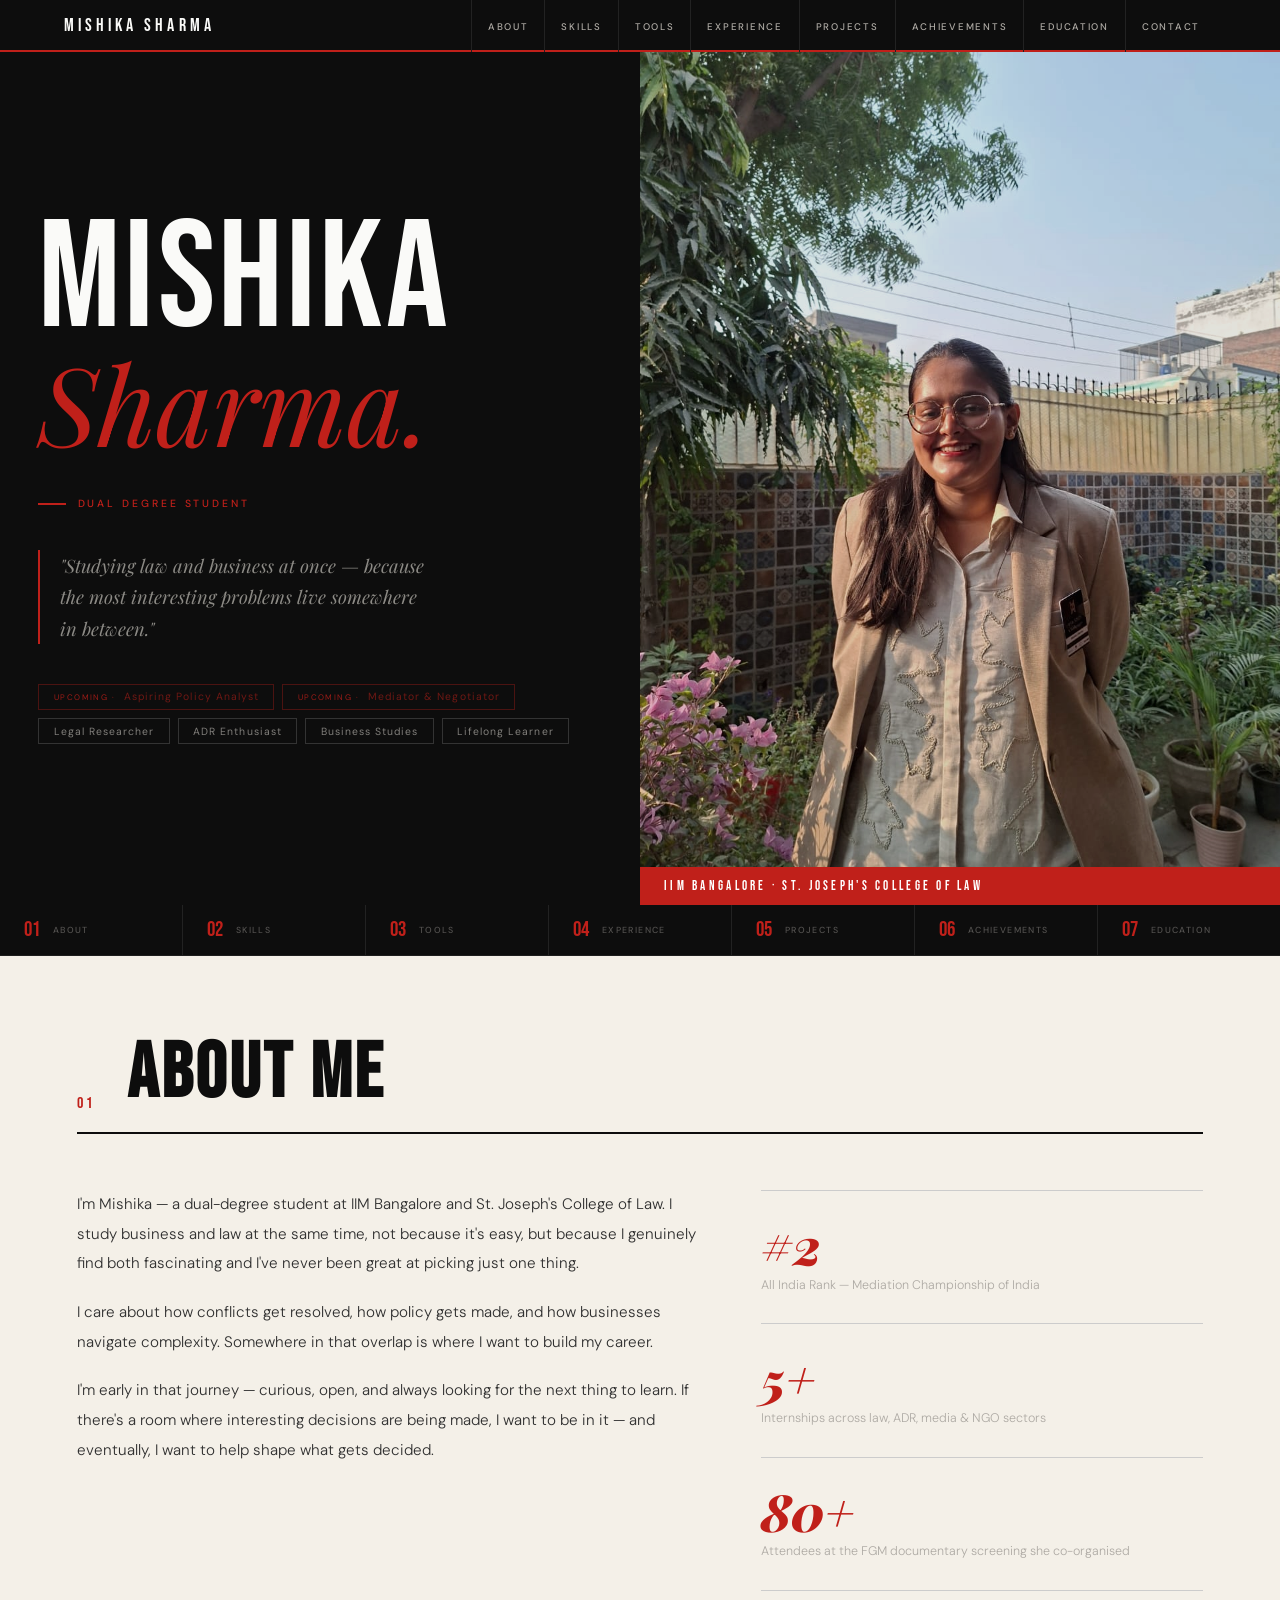
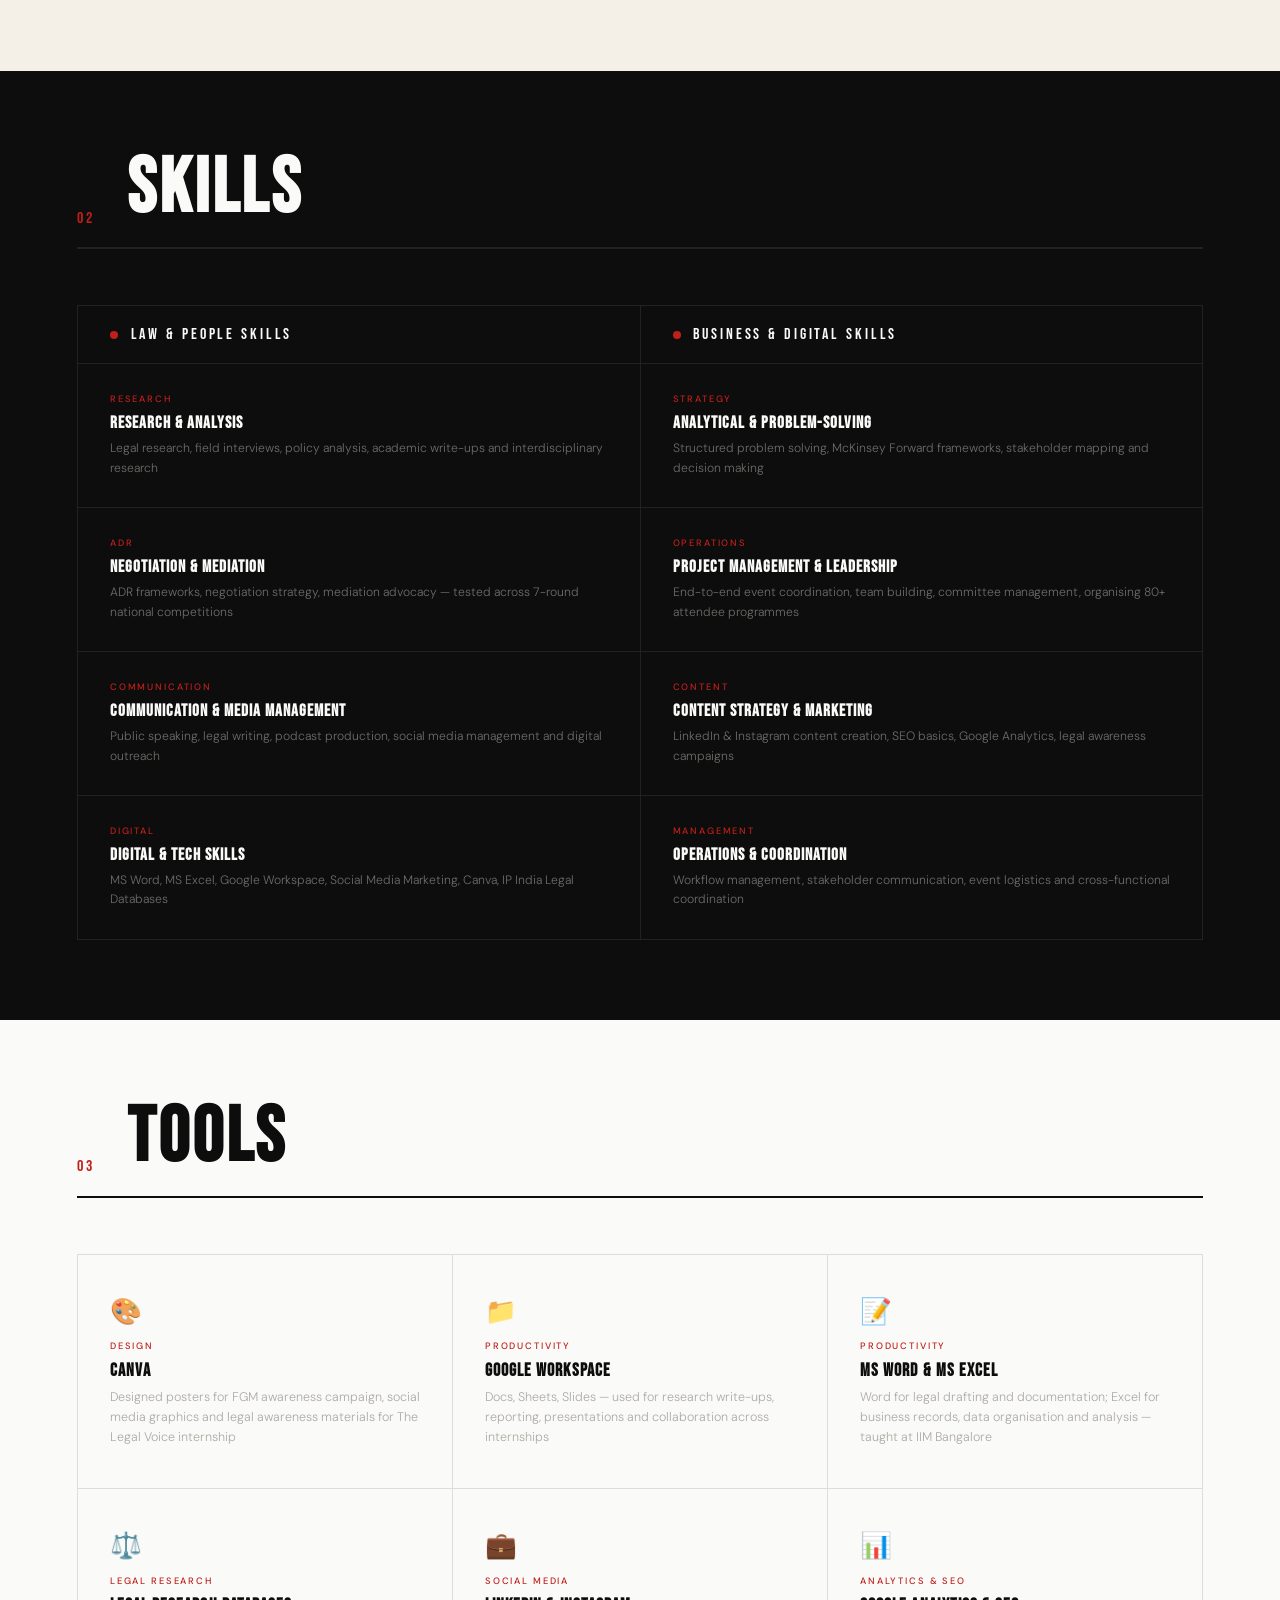
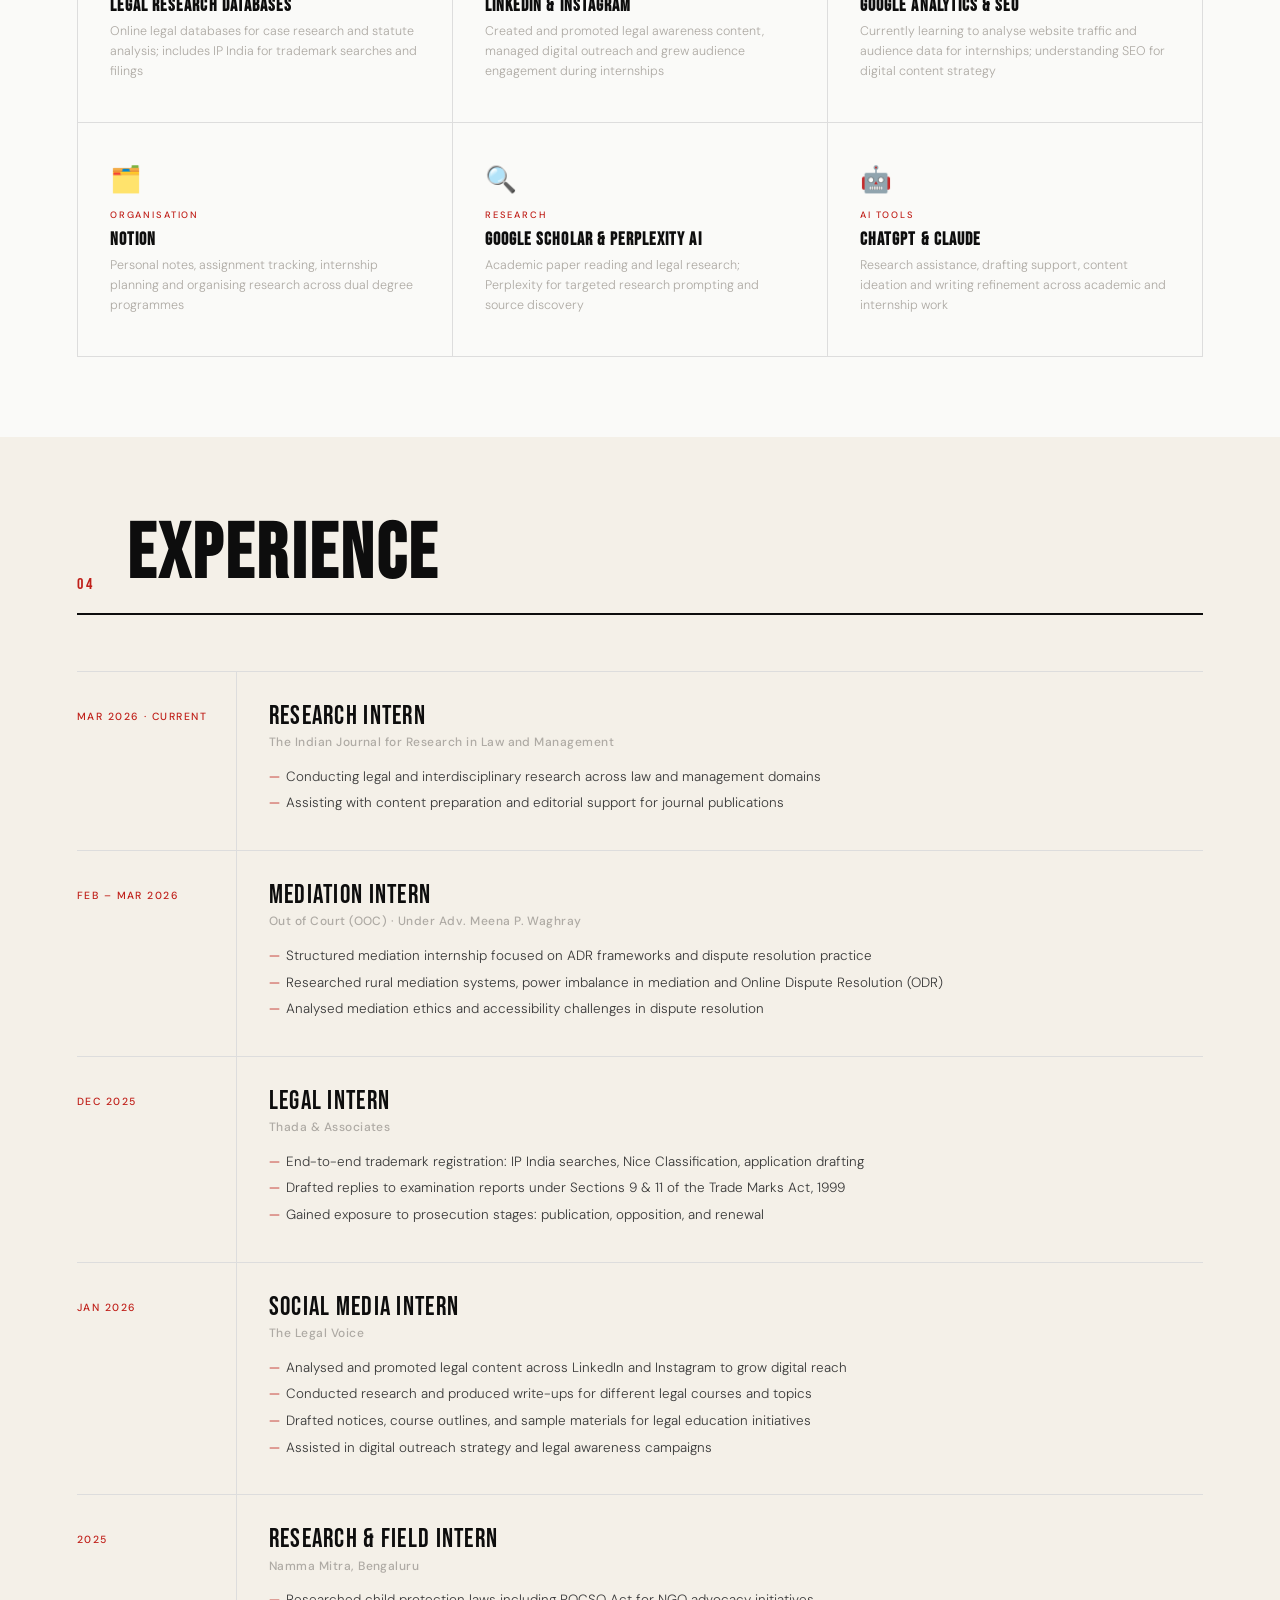
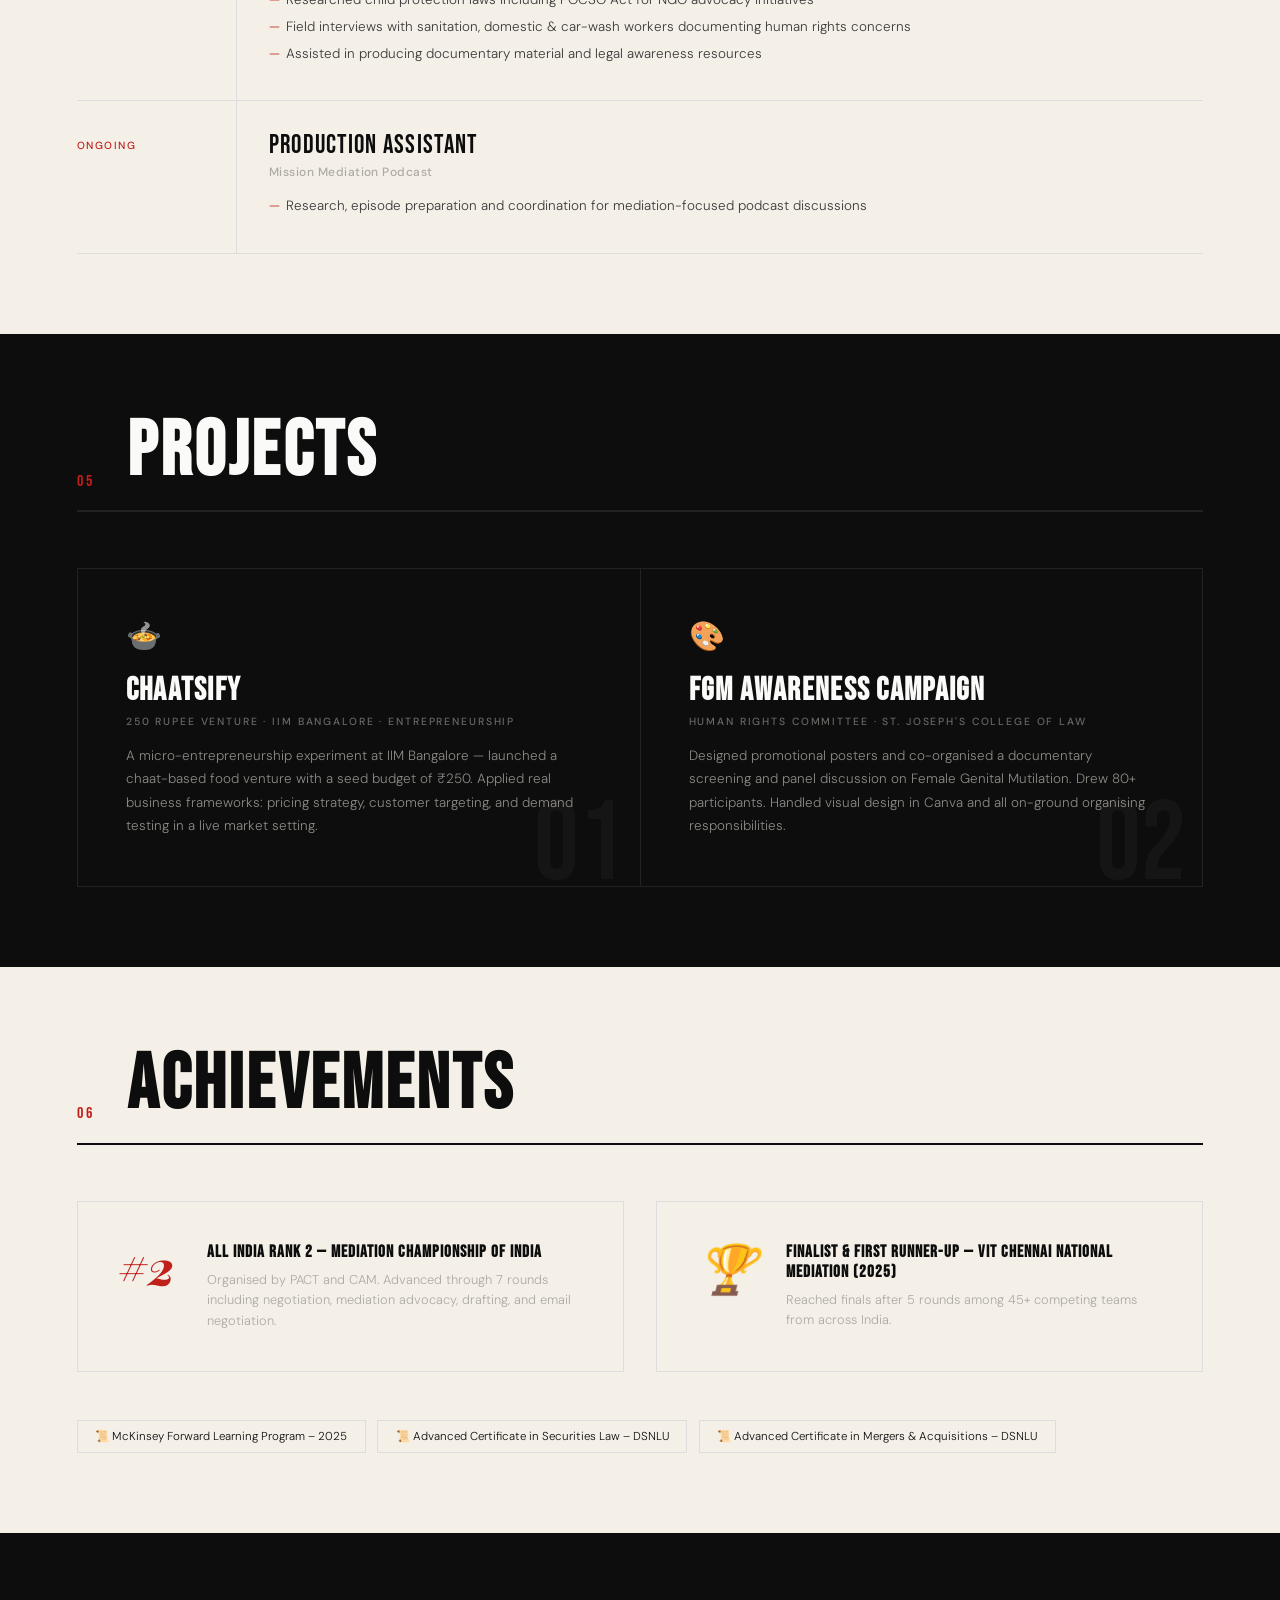
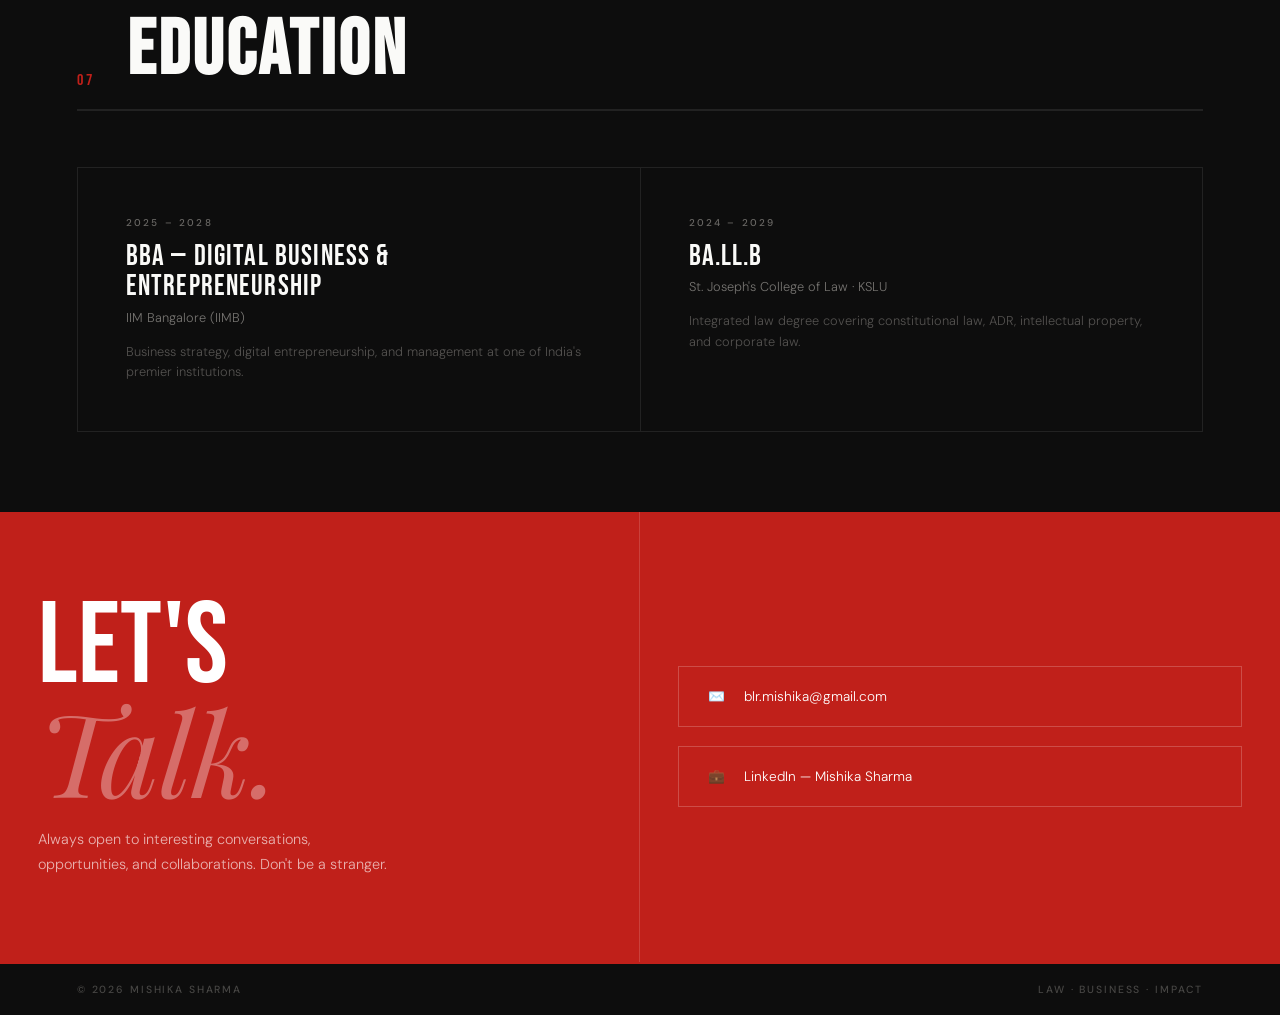
<file: index.html>
<!DOCTYPE html>
<html lang="en">
<head>
  <meta charset="UTF-8" />
  <meta name="viewport" content="width=device-width, initial-scale=1.0"/>
  <title>Mishika Sharma</title>
  <link href="https://fonts.googleapis.com/css2?family=Playfair+Display:ital,wght@1,900&family=Bebas+Neue&family=DM+Sans:wght@300;400;500&display=swap" rel="stylesheet"/>
  <link rel="stylesheet" href="style.css">
</head>
<body>

<!-- NAV -->
<nav>
  <a href="#hero" id="nav-logo">Mishika Sharma</a>
  <ul class="nav-links">
    <li><a href="#about">About</a></li>
    <li><a href="#skills">Skills</a></li>
    <li><a href="#tools">Tools</a></li>
    <li><a href="#experience">Experience</a></li>
    <li><a href="#projects">Projects</a></li>
    <li><a href="#achievements">Achievements</a></li>
    <li><a href="#education">Education</a></li>
    <li><a href="#contact">Contact</a></li>
  </ul>
</nav>

<!-- HERO -->
<section id="hero">
  <div class="hero-text">
    <div class="hero-name-block">
      <span class="first">Mishika</span>
      <span class="last">Sharma.</span>
    </div>
    <p class="hero-degree-tag">Dual Degree Student</p>
    <p class="hero-tagline">"Studying law and business at once — because the most interesting problems live somewhere in between."</p>
    <div class="hero-pills">
      <span class="hero-pill upcoming"><span class="up-label">Upcoming ·</span> Aspiring Policy Analyst</span>
      <span class="hero-pill upcoming"><span class="up-label">Upcoming ·</span> Mediator & Negotiator</span>
      <span class="hero-pill">Legal Researcher</span>
      <span class="hero-pill">ADR Enthusiast</span>
      <span class="hero-pill">Business Studies</span>
      <span class="hero-pill">Lifelong Learner</span>
    </div>
  </div>
  <div class="hero-photo">
    <img src="mishika.jpg" alt="Mishika Sharma" />
    <p class="hero-photo-label">IIM Bangalore · St. Joseph's College of Law</p>
  </div>
</section>

<!-- INDEX ROW -->
<div class="index-row">
  <div class="index-item"><span class="index-num">01</span><span class="index-label">About</span></div>
  <div class="index-item"><span class="index-num">02</span><span class="index-label">Skills</span></div>
  <div class="index-item"><span class="index-num">03</span><span class="index-label">Tools</span></div>
  <div class="index-item"><span class="index-num">04</span><span class="index-label">Experience</span></div>
  <div class="index-item"><span class="index-num">05</span><span class="index-label">Projects</span></div>
  <div class="index-item"><span class="index-num">06</span><span class="index-label">Achievements</span></div>
  <div class="index-item"><span class="index-num">07</span><span class="index-label">Education</span></div>
</div>

<!-- ABOUT -->
<div class="wrap cream" id="about">
  <div class="sec-header">
    <span class="sec-num">01</span>
    <h2 class="sec-title">About Me</h2>
  </div>
  <div class="about-layout">
    <div class="about-text">
      <p>I'm Mishika — a dual-degree student at IIM Bangalore and St. Joseph's College of Law. I study business and law at the same time, not because it's easy, but because I genuinely find both fascinating and I've never been great at picking just one thing.</p>
      <p>I care about how conflicts get resolved, how policy gets made, and how businesses navigate complexity. Somewhere in that overlap is where I want to build my career.</p>
      <p>I'm early in that journey — curious, open, and always looking for the next thing to learn. If there's a room where interesting decisions are being made, I want to be in it — and eventually, I want to help shape what gets decided.</p>
    </div>
    <div class="stat-list">
      <div class="stat-item">
        <div class="stat-big">#2</div>
        <p class="stat-desc">All India Rank — Mediation Championship of India</p>
      </div>
      <div class="stat-item">
        <div class="stat-big">5+</div>
        <p class="stat-desc">Internships across law, ADR, media & NGO sectors</p>
      </div>
      <div class="stat-item">
        <div class="stat-big">80+</div>
        <p class="stat-desc">Attendees at the FGM documentary screening she co-organised</p>
      </div>
    </div>
  </div>
</div>

<!-- SKILLS -->
<div class="wrap black" id="skills">
  <div class="sec-header">
    <span class="sec-num">02</span>
    <h2 class="sec-title">Skills</h2>
  </div>
  <div class="skills-dual">
    <div class="skills-col-header"><span class="col-dot"></span>Law & People Skills</div>
    <div class="skills-col-header"><span class="col-dot"></span>Business & Digital Skills</div>

    <div class="skill-cell">
      <span class="sk-tag">Research</span>
      <h4>Research & Analysis</h4>
      <p>Legal research, field interviews, policy analysis, academic write-ups and interdisciplinary research</p>
    </div>
    <div class="skill-cell">
      <span class="sk-tag">Strategy</span>
      <h4>Analytical & Problem-Solving</h4>
      <p>Structured problem solving, McKinsey Forward frameworks, stakeholder mapping and decision making</p>
    </div>

    <div class="skill-cell">
      <span class="sk-tag">ADR</span>
      <h4>Negotiation & Mediation</h4>
      <p>ADR frameworks, negotiation strategy, mediation advocacy — tested across 7-round national competitions</p>
    </div>
    <div class="skill-cell">
      <span class="sk-tag">Operations</span>
      <h4>Project Management & Leadership</h4>
      <p>End-to-end event coordination, team building, committee management, organising 80+ attendee programmes</p>
    </div>

    <div class="skill-cell">
      <span class="sk-tag">Communication</span>
      <h4>Communication & Media Management</h4>
      <p>Public speaking, legal writing, podcast production, social media management and digital outreach</p>
    </div>
    <div class="skill-cell">
      <span class="sk-tag">Content</span>
      <h4>Content Strategy & Marketing</h4>
      <p>LinkedIn & Instagram content creation, SEO basics, Google Analytics, legal awareness campaigns</p>
    </div>

    <div class="skill-cell">
      <span class="sk-tag">Digital</span>
      <h4>Digital & Tech Skills</h4>
      <p>MS Word, MS Excel, Google Workspace, Social Media Marketing, Canva, IP India Legal Databases</p>
    </div>
    <div class="skill-cell">
      <span class="sk-tag">Management</span>
      <h4>Operations & Coordination</h4>
      <p>Workflow management, stakeholder communication, event logistics and cross-functional coordination</p>
    </div>
  </div>
</div>

<!-- TOOLS -->
<div class="wrap" id="tools">
  <div class="sec-header">
    <span class="sec-num">03</span>
    <h2 class="sec-title">Tools</h2>
  </div>
  <div class="tools-layout">
    <div class="tool-card">
      <span class="tool-icon">🎨</span>
      <span class="tool-cat">Design</span>
      <h4>Canva</h4>
      <p>Designed posters for FGM awareness campaign, social media graphics and legal awareness materials for The Legal Voice internship</p>
    </div>
    <div class="tool-card">
      <span class="tool-icon">📁</span>
      <span class="tool-cat">Productivity</span>
      <h4>Google Workspace</h4>
      <p>Docs, Sheets, Slides — used for research write-ups, reporting, presentations and collaboration across internships</p>
    </div>
    <div class="tool-card">
      <span class="tool-icon">📝</span>
      <span class="tool-cat">Productivity</span>
      <h4>MS Word & MS Excel</h4>
      <p>Word for legal drafting and documentation; Excel for business records, data organisation and analysis — taught at IIM Bangalore</p>
    </div>
    <div class="tool-card">
      <span class="tool-icon">⚖️</span>
      <span class="tool-cat">Legal Research</span>
      <h4>Legal Research Databases</h4>
      <p>Online legal databases for case research and statute analysis; includes IP India for trademark searches and filings</p>
    </div>
    <div class="tool-card">
      <span class="tool-icon">💼</span>
      <span class="tool-cat">Social Media</span>
      <h4>LinkedIn & Instagram</h4>
      <p>Created and promoted legal awareness content, managed digital outreach and grew audience engagement during internships</p>
    </div>
    <div class="tool-card">
      <span class="tool-icon">📊</span>
      <span class="tool-cat">Analytics & SEO</span>
      <h4>Google Analytics & SEO</h4>
      <p>Currently learning to analyse website traffic and audience data for internships; understanding SEO for digital content strategy</p>
    </div>
    <div class="tool-card">
      <span class="tool-icon">🗂️</span>
      <span class="tool-cat">Organisation</span>
      <h4>Notion</h4>
      <p>Personal notes, assignment tracking, internship planning and organising research across dual degree programmes</p>
    </div>
    <div class="tool-card">
      <span class="tool-icon">🔍</span>
      <span class="tool-cat">Research</span>
      <h4>Google Scholar & Perplexity AI</h4>
      <p>Academic paper reading and legal research; Perplexity for targeted research prompting and source discovery</p>
    </div>
    <div class="tool-card">
      <span class="tool-icon">🤖</span>
      <span class="tool-cat">AI Tools</span>
      <h4>ChatGPT & Claude</h4>
      <p>Research assistance, drafting support, content ideation and writing refinement across academic and internship work</p>
    </div>
  </div>
</div>

<!-- EXPERIENCE -->
<div class="wrap cream" id="experience">
  <div class="sec-header">
    <span class="sec-num">04</span>
    <h2 class="sec-title">Experience</h2>
  </div>
  <div class="exp-list">

    <div class="exp-item">
      <div class="exp-date-col"><span class="exp-date-val">Mar 2026 · Current</span></div>
      <div class="exp-body">
        <p class="exp-role">Research Intern</p>
        <p class="exp-org">The Indian Journal for Research in Law and Management</p>
        <ul class="exp-pts">
          <li>Conducting legal and interdisciplinary research across law and management domains</li>
          <li>Assisting with content preparation and editorial support for journal publications</li>
        </ul>
      </div>
    </div>

    <div class="exp-item">
      <div class="exp-date-col"><span class="exp-date-val">Feb – Mar 2026</span></div>
      <div class="exp-body">
        <p class="exp-role">Mediation Intern</p>
        <p class="exp-org">Out of Court (OOC) · Under Adv. Meena P. Waghray</p>
        <ul class="exp-pts">
          <li>Structured mediation internship focused on ADR frameworks and dispute resolution practice</li>
          <li>Researched rural mediation systems, power imbalance in mediation and Online Dispute Resolution (ODR)</li>
          <li>Analysed mediation ethics and accessibility challenges in dispute resolution</li>
        </ul>
      </div>
    </div>

    <div class="exp-item">
      <div class="exp-date-col"><span class="exp-date-val">Dec 2025</span></div>
      <div class="exp-body">
        <p class="exp-role">Legal Intern</p>
        <p class="exp-org">Thada & Associates</p>
        <ul class="exp-pts">
          <li>End-to-end trademark registration: IP India searches, Nice Classification, application drafting</li>
          <li>Drafted replies to examination reports under Sections 9 & 11 of the Trade Marks Act, 1999</li>
          <li>Gained exposure to prosecution stages: publication, opposition, and renewal</li>
        </ul>
      </div>
    </div>

    <div class="exp-item">
      <div class="exp-date-col"><span class="exp-date-val">Jan 2026</span></div>
      <div class="exp-body">
        <p class="exp-role">Social Media Intern</p>
        <p class="exp-org">The Legal Voice</p>
        <ul class="exp-pts">
          <li>Analysed and promoted legal content across LinkedIn and Instagram to grow digital reach</li>
          <li>Conducted research and produced write-ups for different legal courses and topics</li>
          <li>Drafted notices, course outlines, and sample materials for legal education initiatives</li>
          <li>Assisted in digital outreach strategy and legal awareness campaigns</li>
        </ul>
      </div>
    </div>

    <div class="exp-item">
      <div class="exp-date-col"><span class="exp-date-val">2025</span></div>
      <div class="exp-body">
        <p class="exp-role">Research & Field Intern</p>
        <p class="exp-org">Namma Mitra, Bengaluru</p>
        <ul class="exp-pts">
          <li>Researched child protection laws including POCSO Act for NGO advocacy initiatives</li>
          <li>Field interviews with sanitation, domestic & car-wash workers documenting human rights concerns</li>
          <li>Assisted in producing documentary material and legal awareness resources</li>
        </ul>
      </div>
    </div>

    <div class="exp-item">
      <div class="exp-date-col"><span class="exp-date-val">Ongoing</span></div>
      <div class="exp-body">
        <p class="exp-role">Production Assistant</p>
        <p class="exp-org">Mission Mediation Podcast</p>
        <ul class="exp-pts">
          <li>Research, episode preparation and coordination for mediation-focused podcast discussions</li>
        </ul>
      </div>
    </div>

  </div>
</div>

<!-- PROJECTS -->
<div class="wrap black" id="projects">
  <div class="sec-header">
    <span class="sec-num">05</span>
    <h2 class="sec-title">Projects</h2>
  </div>
  <div class="proj-wrap">
    <div class="proj-cell">
      <span class="proj-bg-num">01</span>
      <span class="proj-emoji">🍲</span>
      <h3>Chaatsify</h3>
      <span class="proj-sub">250 Rupee Venture · IIM Bangalore · Entrepreneurship</span>
      <p>A micro-entrepreneurship experiment at IIM Bangalore — launched a chaat-based food venture with a seed budget of ₹250. Applied real business frameworks: pricing strategy, customer targeting, and demand testing in a live market setting.</p>
    </div>
    <div class="proj-cell">
      <span class="proj-bg-num">02</span>
      <span class="proj-emoji">🎨</span>
      <h3>FGM Awareness Campaign</h3>
      <span class="proj-sub">Human Rights Committee · St. Joseph's College of Law</span>
      <p>Designed promotional posters and co-organised a documentary screening and panel discussion on Female Genital Mutilation. Drew 80+ participants. Handled visual design in Canva and all on-ground organising responsibilities.</p>
    </div>
  </div>
</div>

<!-- ACHIEVEMENTS -->
<div class="wrap cream" id="achievements">
  <div class="sec-header">
    <span class="sec-num">06</span>
    <h2 class="sec-title">Achievements</h2>
  </div>
  <div class="ach-wrap">
    <div class="ach-card">
      <div class="ach-num">#2</div>
      <div>
        <h4>All India Rank 2 — Mediation Championship of India</h4>
        <p>Organised by PACT and CAM. Advanced through 7 rounds including negotiation, mediation advocacy, drafting, and email negotiation.</p>
      </div>
    </div>
    <div class="ach-card">
      <div class="ach-num">🏆</div>
      <div>
        <h4>Finalist & First Runner-Up — VIT Chennai National Mediation (2025)</h4>
        <p>Reached finals after 5 rounds among 45+ competing teams from across India.</p>
      </div>
    </div>
  </div>
  <div class="cert-strip">
    <span class="cert-tag">📜 McKinsey Forward Learning Program – 2025</span>
    <span class="cert-tag">📜 Advanced Certificate in Securities Law – DSNLU</span>
    <span class="cert-tag">📜 Advanced Certificate in Mergers & Acquisitions – DSNLU</span>
  </div>
</div>

<!-- EDUCATION -->
<div class="wrap black" id="education">
  <div class="sec-header">
    <span class="sec-num">07</span>
    <h2 class="sec-title">Education</h2>
  </div>
  <div class="edu-grid">
    <div class="edu-cell">
      <p class="edu-year">2025 – 2028</p>
      <p class="edu-deg">BBA — Digital Business & Entrepreneurship</p>
      <p class="edu-inst">IIM Bangalore (IIMB)</p>
      <p class="edu-detail">Business strategy, digital entrepreneurship, and management at one of India's premier institutions.</p>
    </div>
    <div class="edu-cell">
      <p class="edu-year">2024 – 2029</p>
      <p class="edu-deg">BA.LL.B</p>
      <p class="edu-inst">St. Joseph's College of Law · KSLU</p>
      <p class="edu-detail">Integrated law degree covering constitutional law, ADR, intellectual property, and corporate law.</p>
    </div>
  </div>
</div>

<!-- CONTACT -->
<section id="contact">
  <div class="contact-left">
    <p class="contact-big">Let's<br><em>Talk.</em></p>
    <p class="contact-sub">Always open to interesting conversations, opportunities, and collaborations. Don't be a stranger.</p>
  </div>
  <div class="contact-right">
    <div class="c-link"><span>✉️</span> blr.mishika@gmail.com</div>
    <a href="https://www.linkedin.com/in/mishika-sharma-bb99271a7/" target="_blank" class="c-link"><span>💼</span> LinkedIn — Mishika Sharma</a>
  </div>
</section>

<footer>
  <p>© 2026 Mishika Sharma</p>
  <p>Law · Business · Impact</p>
</footer>

</body>
</html>
</file>
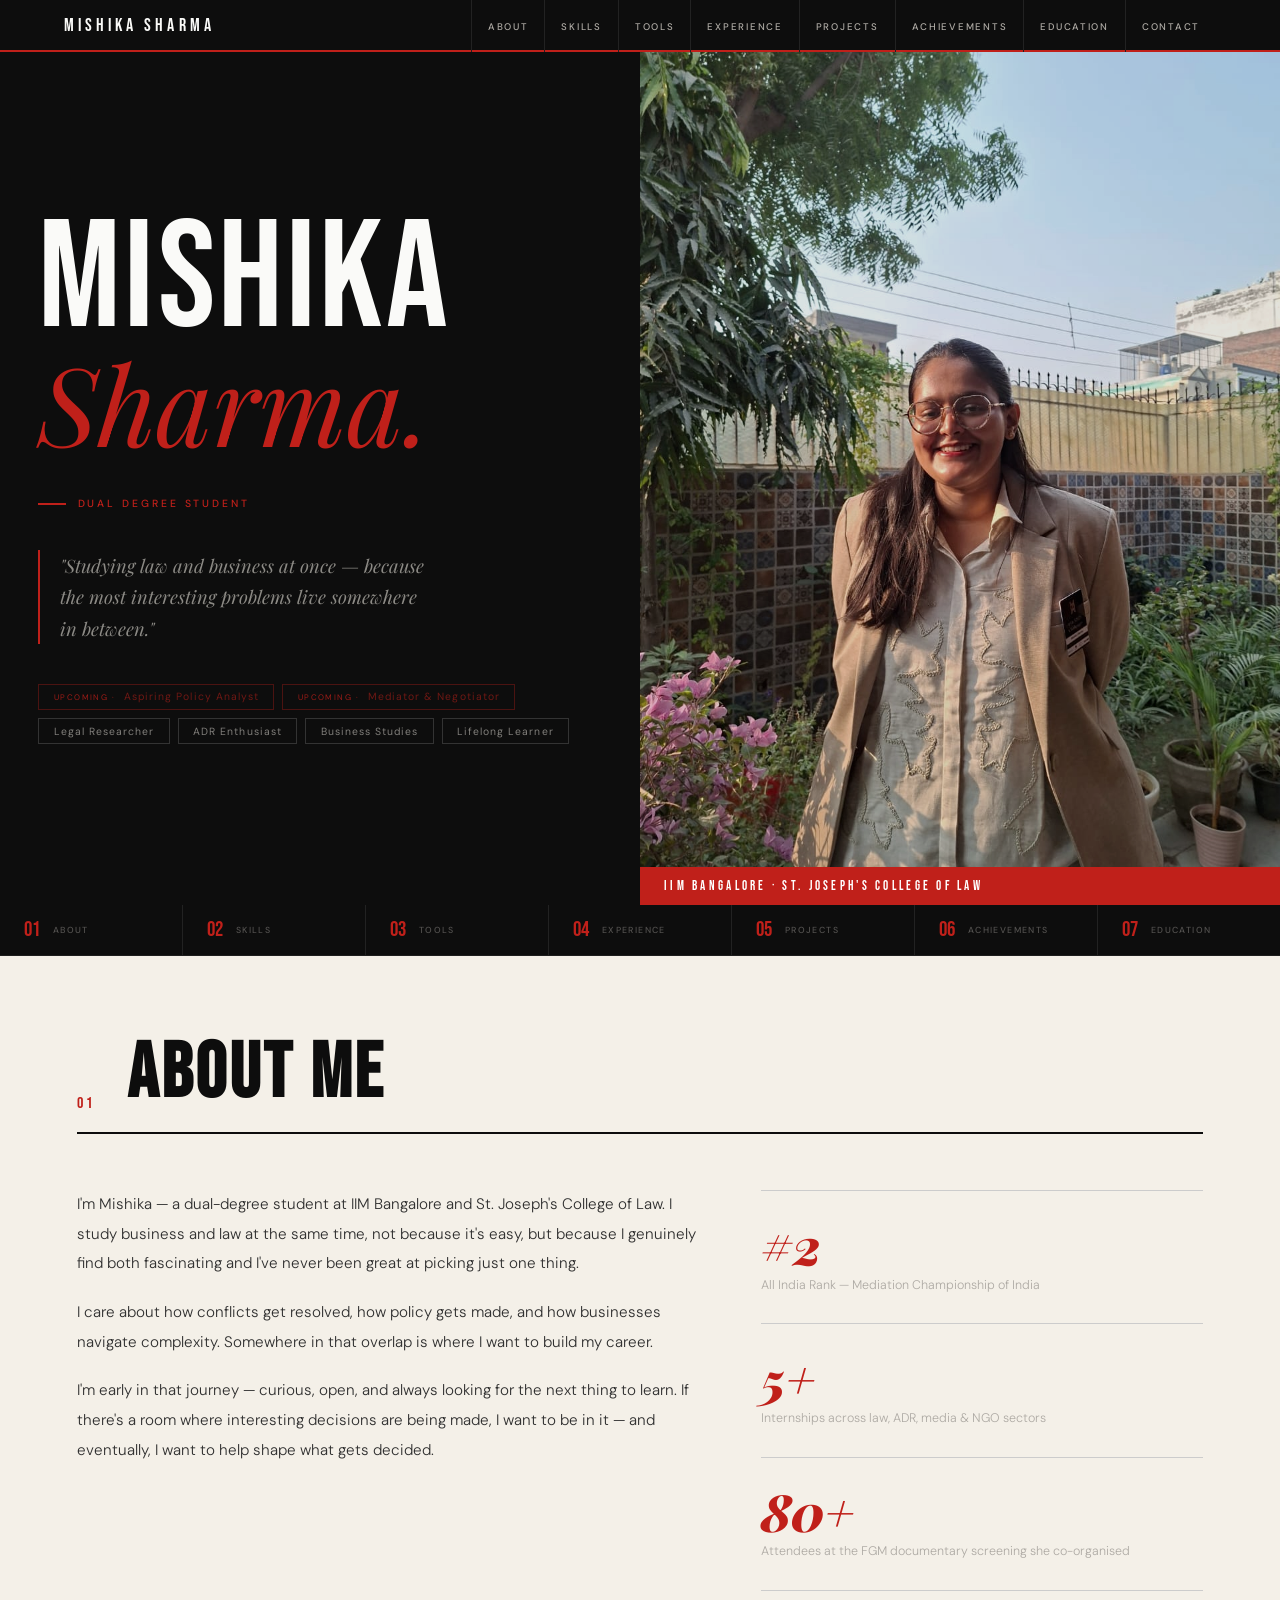
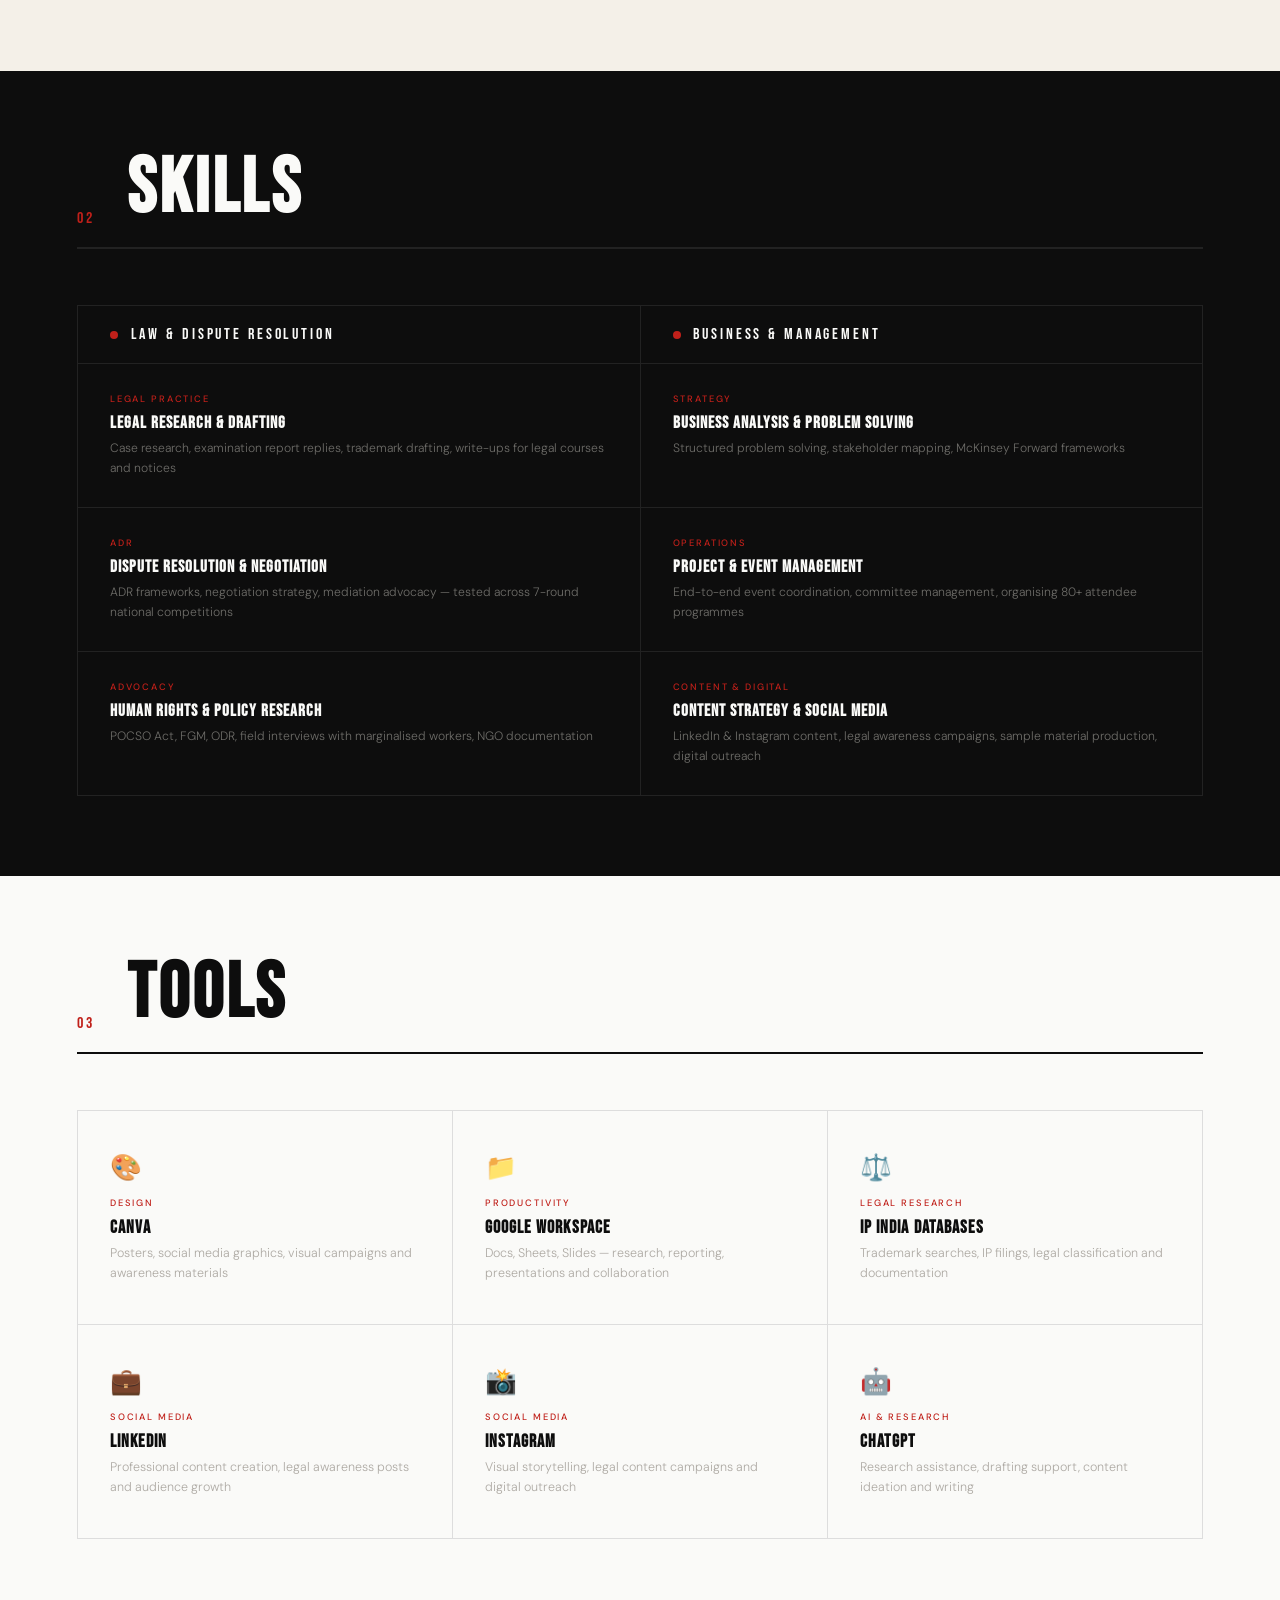
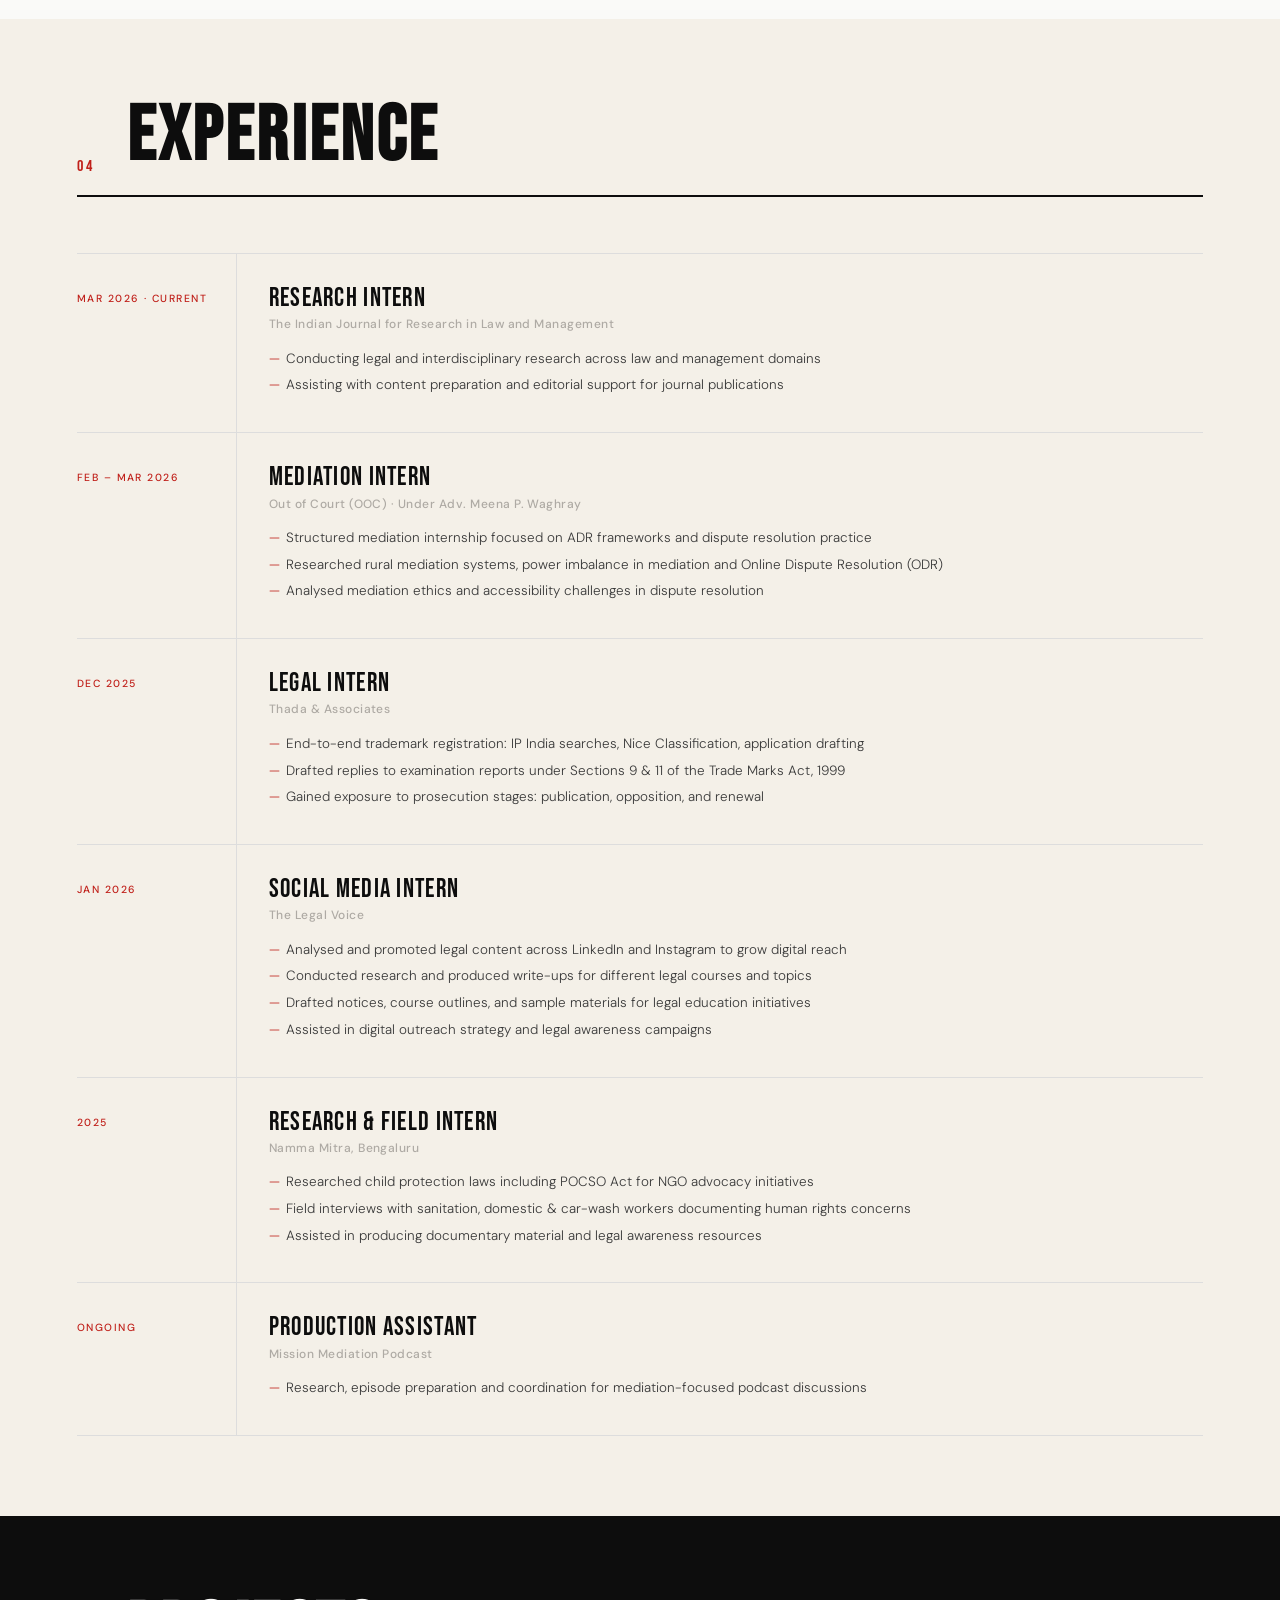
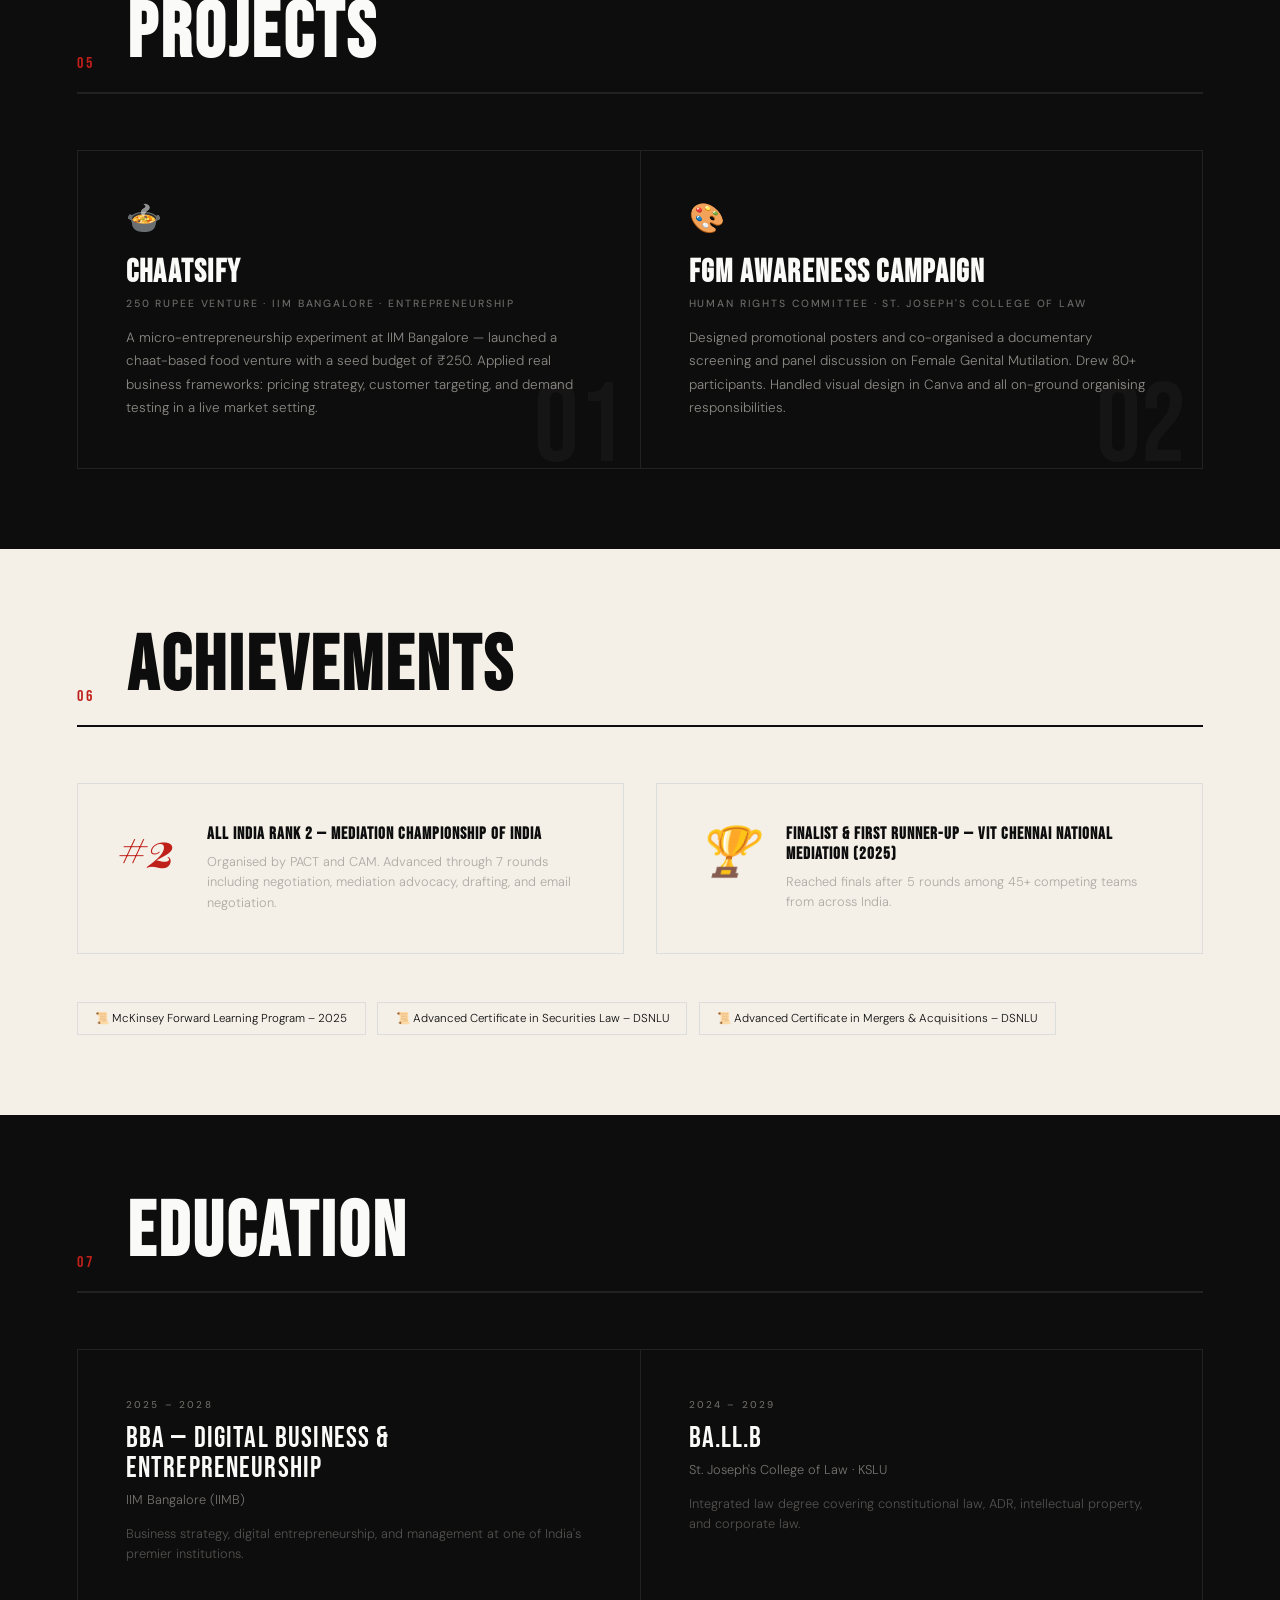
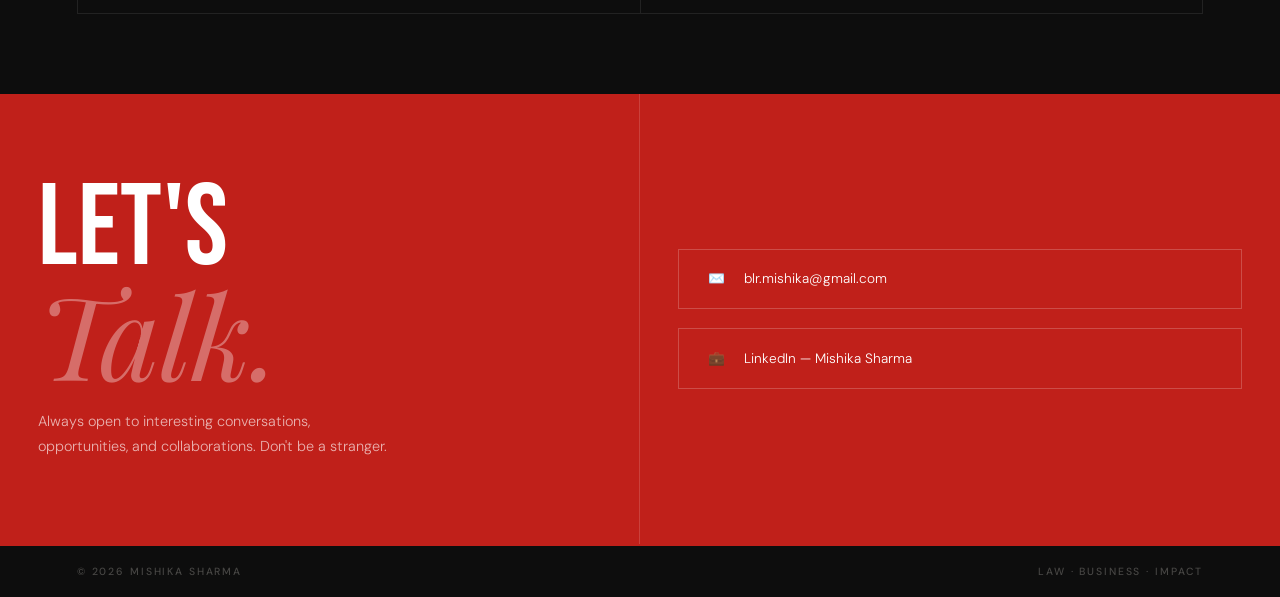
<file: index (1).html>
<!DOCTYPE html>
<html lang="en">
<head>
  <meta charset="UTF-8" />
  <meta name="viewport" content="width=device-width, initial-scale=1.0"/>
  <title>Mishika Sharma</title>
  <link href="https://fonts.googleapis.com/css2?family=Playfair+Display:ital,wght@1,900&family=Bebas+Neue&family=DM+Sans:wght@300;400;500&display=swap" rel="stylesheet"/>
  <style>
    *, *::before, *::after { box-sizing: border-box; margin: 0; padding: 0; }

    :root {
      --black: #0D0D0D;
      --red:   #C0201A;
      --cream: #F4F0E8;
      --white: #FAFAF8;
      --gray:  #AEAAA4;
    }

    html { scroll-behavior: smooth; }

    body {
      background: var(--white);
      color: var(--black);
      font-family: 'DM Sans', sans-serif;
      font-weight: 300;
      overflow-x: hidden;
    }

    /* ─── NAV ─── */
    nav {
      position: fixed;
      top: 0; left: 0; right: 0;
      z-index: 999;
      background: var(--black);
      display: flex;
      justify-content: space-between;
      align-items: center;
      height: 52px;
      padding: 0 5%;
      border-bottom: 2px solid var(--red);
    }

    #nav-logo {
      font-family: 'Bebas Neue', sans-serif;
      font-size: 1.15rem;
      letter-spacing: 0.22em;
      color: var(--white);
      text-decoration: none;
    }

    .nav-links {
      display: flex;
      list-style: none;
      height: 100%;
    }

    .nav-links a {
      display: flex;
      align-items: center;
      padding: 0 1rem;
      height: 52px;
      font-size: 0.6rem;
      font-weight: 500;
      letter-spacing: 0.18em;
      text-transform: uppercase;
      color: var(--gray);
      text-decoration: none;
      border-left: 1px solid #222;
      transition: all 0.2s;
    }

    .nav-links a:hover { background: var(--red); color: white; }

    /* ─── HERO ─── */
    #hero {
      min-height: 100vh;
      padding-top: 52px;
      display: grid;
      grid-template-columns: 1fr 1fr;
    }

    .hero-text {
      background: var(--black);
      display: flex;
      flex-direction: column;
      justify-content: center;
      padding: 5rem 6%;
      gap: 2.5rem;
    }

    .hero-name-block .first {
      font-family: 'Bebas Neue', sans-serif;
      font-size: clamp(5.5rem, 12vw, 11rem);
      line-height: 0.88;
      color: var(--white);
      letter-spacing: 0.02em;
      display: block;
    }

    .hero-name-block .last {
      font-family: 'Playfair Display', serif;
      font-style: italic;
      font-size: clamp(4rem, 8.5vw, 8rem);
      line-height: 1;
      color: var(--red);
      display: block;
    }

    .hero-degree-tag {
      font-size: 0.65rem;
      font-weight: 500;
      letter-spacing: 0.28em;
      text-transform: uppercase;
      color: var(--red);
      display: flex;
      align-items: center;
      gap: 0.7rem;
    }

    .hero-degree-tag::before {
      content: '';
      width: 28px; height: 2px;
      background: var(--red);
      display: inline-block;
    }

    .hero-tagline {
      font-family: 'Playfair Display', serif;
      font-style: italic;
      font-size: clamp(0.95rem, 1.6vw, 1.15rem);
      line-height: 1.7;
      color: rgba(244,240,232,0.55);
      max-width: 400px;
      border-left: 2px solid var(--red);
      padding-left: 1.2rem;
    }

    .hero-pills {
      display: flex;
      flex-wrap: wrap;
      gap: 0.5rem;
    }

    .hero-pill {
      padding: 0.35rem 0.9rem;
      border: 1px solid #333;
      font-size: 0.65rem;
      font-weight: 400;
      letter-spacing: 0.1em;
      color: rgba(244,240,232,0.5);
      transition: all 0.2s;
    }

    .hero-pill:hover { border-color: var(--red); color: var(--red); }

    .hero-pill.upcoming {
      border-color: rgba(192,32,26,0.35);
      color: rgba(192,32,26,0.55);
    }

    .hero-pill .up-label {
      font-size: 0.5rem;
      letter-spacing: 0.18em;
      text-transform: uppercase;
      color: var(--red);
      margin-right: 0.3rem;
      opacity: 0.8;
    }

    .hero-photo {
      background: #111;
      position: relative;
      overflow: hidden;
    }

    .hero-photo img {
      width: 100%;
      height: 100%;
      object-fit: cover;
      object-position: center top;
      display: block;
      filter: grayscale(25%) contrast(1.05);
      opacity: 0.88;
    }

    .hero-photo-label {
      position: absolute;
      bottom: 0; left: 0; right: 0;
      background: var(--red);
      padding: 0.7rem 1.5rem;
      font-family: 'Bebas Neue', sans-serif;
      font-size: 0.82rem;
      letter-spacing: 0.25em;
      color: white;
    }

    /* ─── INDEX ROW ─── */
    .index-row {
      background: var(--black);
      display: flex;
      border-bottom: 1px solid #1e1e1e;
    }

    .index-item {
      flex: 1;
      padding: 0.9rem 1.5rem;
      border-right: 1px solid #222;
      display: flex;
      align-items: center;
      gap: 0.8rem;
    }

    .index-item:last-child { border-right: none; }

    .index-num {
      font-family: 'Bebas Neue', sans-serif;
      font-size: 1.3rem;
      color: var(--red);
      line-height: 1;
    }

    .index-label {
      font-size: 0.55rem;
      font-weight: 500;
      letter-spacing: 0.16em;
      text-transform: uppercase;
      color: rgba(244,240,232,0.3);
    }

    /* ─── GENERIC SECTION ─── */
    .wrap { padding: 5rem 6%; }
    .wrap.black { background: var(--black); }
    .wrap.cream  { background: var(--cream); }

    .sec-header {
      display: grid;
      grid-template-columns: auto 1fr;
      align-items: flex-end;
      gap: 2rem;
      margin-bottom: 3.5rem;
      padding-bottom: 1.2rem;
    }

    .wrap.black .sec-header { border-bottom: 2px solid #222; }
    .wrap:not(.black) .sec-header { border-bottom: 2px solid var(--black); }

    .sec-num {
      font-family: 'Bebas Neue', sans-serif;
      font-size: 1rem;
      letter-spacing: 0.2em;
      color: var(--red);
    }

    .sec-title {
      font-family: 'Bebas Neue', sans-serif;
      font-size: clamp(2.8rem, 6vw, 5rem);
      letter-spacing: 0.04em;
      line-height: 1;
      color: var(--black);
    }

    .wrap.black .sec-title { color: var(--white); }

    /* ─── ABOUT ─── */
    #about .about-layout {
      display: grid;
      grid-template-columns: 1.4fr 1fr;
      gap: 4rem;
    }

    #about .about-text p {
      font-size: 0.95rem;
      line-height: 1.95;
      color: #2e2e2e;
      margin-bottom: 1.2rem;
    }

    .stat-list { display: flex; flex-direction: column; }

    .stat-item { padding: 1.8rem 0; border-bottom: 1px solid #ccc; }
    .stat-item:first-child { border-top: 1px solid #ccc; }

    .stat-big {
      font-family: 'Playfair Display', serif;
      font-style: italic;
      font-size: 3.2rem;
      font-weight: 900;
      color: var(--red);
      line-height: 1;
      margin-bottom: 0.3rem;
    }

    .stat-desc { font-size: 0.78rem; color: var(--gray); line-height: 1.5; }

    /* ─── SKILLS ─── */
    #skills .skills-dual {
      display: grid;
      grid-template-columns: 1fr 1fr;
      border-top: 1px solid #222;
      border-left: 1px solid #222;
    }

    .skills-col-header {
      padding: 1.2rem 2rem;
      border-right: 1px solid #222;
      border-bottom: 1px solid #222;
      font-family: 'Bebas Neue', sans-serif;
      font-size: 1rem;
      letter-spacing: 0.18em;
      color: var(--white);
      display: flex;
      align-items: center;
      gap: 0.8rem;
    }

    .col-dot {
      width: 8px; height: 8px;
      border-radius: 50%;
      background: var(--red);
      flex-shrink: 0;
    }

    .skill-cell {
      padding: 1.8rem 2rem;
      border-right: 1px solid #222;
      border-bottom: 1px solid #222;
      transition: background 0.2s;
      cursor: default;
    }

    .skill-cell:hover { background: var(--red); }
    .skill-cell:hover .sk-tag,
    .skill-cell:hover h4,
    .skill-cell:hover p { color: white; }
    .skill-cell:hover .sk-tag { color: rgba(255,255,255,0.65); }

    .sk-tag {
      font-size: 0.58rem;
      font-weight: 500;
      letter-spacing: 0.2em;
      text-transform: uppercase;
      color: var(--red);
      margin-bottom: 0.5rem;
      transition: color 0.2s;
      display: block;
    }

    .skill-cell h4 {
      font-family: 'Bebas Neue', sans-serif;
      font-size: 1.05rem;
      letter-spacing: 0.06em;
      color: var(--white);
      margin-bottom: 0.4rem;
      transition: color 0.2s;
    }

    .skill-cell p {
      font-size: 0.76rem;
      color: rgba(244,240,232,0.42);
      line-height: 1.6;
      transition: color 0.2s;
    }

    /* ─── TOOLS ─── */
    #tools .tools-layout {
      display: grid;
      grid-template-columns: repeat(3, 1fr);
      border-top: 1px solid #ddd;
      border-left: 1px solid #ddd;
    }

    .tool-card {
      padding: 2.5rem 2rem;
      border-right: 1px solid #ddd;
      border-bottom: 1px solid #ddd;
      transition: all 0.2s;
    }

    .tool-card:hover { background: var(--cream); }

    .tool-card .tool-icon { font-size: 1.6rem; margin-bottom: 0.8rem; display: block; }

    .tool-card h4 {
      font-family: 'Bebas Neue', sans-serif;
      font-size: 1.1rem;
      letter-spacing: 0.06em;
      color: var(--black);
      margin-bottom: 0.4rem;
    }

    .tool-card p {
      font-size: 0.78rem;
      color: var(--gray);
      line-height: 1.6;
    }

    .tool-cat {
      font-size: 0.58rem;
      font-weight: 500;
      letter-spacing: 0.2em;
      text-transform: uppercase;
      color: var(--red);
      margin-bottom: 0.5rem;
      display: block;
    }

    /* ─── EXPERIENCE ─── */
    #experience .exp-list { display: flex; flex-direction: column; }

    .exp-item {
      display: grid;
      grid-template-columns: 160px 1fr;
      border-bottom: 1px solid #ddd;
    }

    .exp-item:first-child { border-top: 1px solid #ddd; }

    .exp-date-col {
      padding: 2rem 1.5rem 2rem 0;
      border-right: 1px solid #ddd;
    }

    .exp-date-val {
      font-size: 0.65rem;
      font-weight: 500;
      letter-spacing: 0.14em;
      text-transform: uppercase;
      color: var(--red);
    }

    .exp-body { padding: 2rem 0 2rem 2rem; }

    .exp-role {
      font-family: 'Bebas Neue', sans-serif;
      font-size: 1.6rem;
      letter-spacing: 0.05em;
      color: var(--black);
      line-height: 1;
      margin-bottom: 0.3rem;
    }

    .exp-org {
      font-size: 0.75rem;
      font-weight: 500;
      color: var(--gray);
      margin-bottom: 0.9rem;
      letter-spacing: 0.04em;
    }

    .exp-pts { list-style: none; }

    .exp-pts li {
      font-size: 0.84rem;
      color: #3a3a3a;
      line-height: 1.75;
      padding-left: 1.1rem;
      position: relative;
      margin-bottom: 0.2rem;
    }

    .exp-pts li::before { content: '—'; position: absolute; left: 0; color: var(--red); }

    /* ─── PROJECTS ─── */
    #projects .proj-wrap {
      display: grid;
      grid-template-columns: 1fr 1fr;
      border-top: 1px solid #222;
      border-left: 1px solid #222;
    }

    .proj-cell {
      padding: 3rem;
      border-right: 1px solid #222;
      border-bottom: 1px solid #222;
      position: relative;
      overflow: hidden;
      transition: background 0.25s;
    }

    .proj-cell:hover { background: var(--red); }
    .proj-cell:hover h3,
    .proj-cell:hover p { color: white; }
    .proj-cell:hover .proj-sub { color: rgba(255,255,255,0.6); }
    .proj-cell:hover p { color: rgba(255,255,255,0.75); }

    .proj-bg-num {
      font-family: 'Bebas Neue', sans-serif;
      font-size: 7rem;
      color: rgba(244,240,232,0.04);
      position: absolute;
      bottom: -1rem; right: 1rem;
      line-height: 1;
    }

    .proj-emoji { font-size: 1.8rem; margin-bottom: 1rem; display: block; }

    .proj-cell h3 {
      font-family: 'Bebas Neue', sans-serif;
      font-size: 2rem;
      letter-spacing: 0.04em;
      color: var(--white);
      margin-bottom: 0.3rem;
      transition: color 0.25s;
    }

    .proj-sub {
      font-size: 0.65rem;
      font-weight: 500;
      letter-spacing: 0.18em;
      text-transform: uppercase;
      color: rgba(244,240,232,0.4);
      margin-bottom: 1rem;
      transition: color 0.25s;
      display: block;
    }

    .proj-cell p {
      font-size: 0.84rem;
      line-height: 1.75;
      color: rgba(244,240,232,0.55);
      transition: color 0.25s;
    }

    /* ─── ACHIEVEMENTS ─── */
    #achievements .ach-wrap {
      display: grid;
      grid-template-columns: 1fr 1fr;
      gap: 2rem;
      margin-bottom: 3rem;
    }

    .ach-card {
      border: 1px solid #ddd;
      padding: 2.5rem;
      display: flex;
      gap: 1.5rem;
      align-items: flex-start;
      transition: border-color 0.2s, transform 0.2s;
    }

    .ach-card:hover { border-color: var(--red); transform: translateY(-3px); }

    .ach-num {
      font-family: 'Playfair Display', serif;
      font-style: italic;
      font-size: 3rem;
      font-weight: 900;
      color: var(--red);
      line-height: 1;
      min-width: 65px;
    }

    .ach-card h4 {
      font-family: 'Bebas Neue', sans-serif;
      font-size: 1.05rem;
      letter-spacing: 0.06em;
      color: var(--black);
      margin-bottom: 0.5rem;
    }

    .ach-card p { font-size: 0.8rem; color: var(--gray); line-height: 1.6; }

    .cert-strip { display: flex; flex-wrap: wrap; gap: 0.7rem; }

    .cert-tag {
      padding: 0.5rem 1.1rem;
      border: 1px solid #ddd;
      font-size: 0.72rem;
      color: var(--black);
      transition: all 0.2s;
    }

    .cert-tag:hover { background: var(--red); color: white; border-color: var(--red); }

    /* ─── EDUCATION ─── */
    #education .edu-grid {
      display: grid;
      grid-template-columns: 1fr 1fr;
      border-top: 1px solid #222;
      border-left: 1px solid #222;
    }

    .edu-cell {
      padding: 3rem;
      border-right: 1px solid #222;
      border-bottom: 1px solid #222;
      transition: background 0.2s;
    }

    .edu-cell:hover { background: rgba(192,32,26,0.1); }

    .edu-year {
      font-size: 0.62rem;
      font-weight: 500;
      letter-spacing: 0.22em;
      text-transform: uppercase;
      color: rgba(244,240,232,0.4);
      margin-bottom: 0.8rem;
    }

    .edu-deg {
      font-family: 'Bebas Neue', sans-serif;
      font-size: 1.8rem;
      letter-spacing: 0.04em;
      color: var(--white);
      margin-bottom: 0.4rem;
      line-height: 1.05;
    }

    .edu-inst { font-size: 0.8rem; color: rgba(244,240,232,0.45); margin-bottom: 1rem; }
    .edu-detail { font-size: 0.8rem; color: rgba(244,240,232,0.3); line-height: 1.6; }

    /* ─── CONTACT ─── */
    #contact {
      background: var(--red);
      display: grid;
      grid-template-columns: 1fr 1fr;
      min-height: 50vh;
    }

    .contact-left {
      padding: 5rem 6%;
      border-right: 1px solid rgba(255,255,255,0.15);
      display: flex;
      flex-direction: column;
      justify-content: center;
    }

    .contact-big {
      font-family: 'Bebas Neue', sans-serif;
      font-size: clamp(4rem, 9vw, 8rem);
      line-height: 0.9;
      color: white;
      margin-bottom: 1.5rem;
    }

    .contact-big em {
      font-family: 'Playfair Display', serif;
      font-style: italic;
      color: rgba(255,255,255,0.35);
      display: block;
    }

    .contact-sub {
      font-size: 0.9rem;
      color: rgba(255,255,255,0.65);
      line-height: 1.75;
      max-width: 360px;
    }

    .contact-right {
      padding: 5rem 6%;
      display: flex;
      flex-direction: column;
      justify-content: center;
      gap: 1.2rem;
    }

    .c-link {
      display: flex;
      align-items: center;
      gap: 1.2rem;
      padding: 1.3rem 1.8rem;
      border: 1px solid rgba(255,255,255,0.2);
      color: white;
      text-decoration: none;
      font-size: 0.85rem;
      transition: all 0.2s;
    }

    .c-link:hover { background: rgba(0,0,0,0.2); transform: translateX(6px); }

    /* ─── FOOTER ─── */
    footer {
      background: var(--black);
      display: flex;
      justify-content: space-between;
      align-items: center;
      padding: 1.2rem 6%;
      border-top: 2px solid var(--red);
    }

    footer p {
      font-size: 0.65rem;
      font-weight: 500;
      letter-spacing: 0.18em;
      text-transform: uppercase;
      color: rgba(244,240,232,0.25);
    }

    /* ─── RESPONSIVE ─── */
    @media (max-width: 900px) {
      #hero { grid-template-columns: 1fr; }
      .hero-photo { height: 65vw; }
      .hero-text { padding: 3rem 5%; }
      #about .about-layout,
      #achievements .ach-wrap,
      #projects .proj-wrap,
      #education .edu-grid,
      #skills .skills-dual,
      #contact { grid-template-columns: 1fr; }
      #tools .tools-layout { grid-template-columns: 1fr 1fr; }
      .exp-item { grid-template-columns: 1fr; }
      .exp-date-col { border-right: none; border-bottom: 1px solid #ddd; padding: 1rem 0; }
      .exp-body { padding: 1.5rem 0; }
      .nav-links { display: none; }
      .index-row { flex-wrap: wrap; }
    }

    @keyframes fadeUp {
      from { opacity: 0; transform: translateY(20px); }
      to   { opacity: 1; transform: translateY(0); }
    }

    #hero .hero-text { animation: fadeUp 0.7s ease both; }
  </style>
</head>
<body>

<!-- NAV -->
<nav>
  <a href="#hero" id="nav-logo">Mishika Sharma</a>
  <ul class="nav-links">
    <li><a href="#about">About</a></li>
    <li><a href="#skills">Skills</a></li>
    <li><a href="#tools">Tools</a></li>
    <li><a href="#experience">Experience</a></li>
    <li><a href="#projects">Projects</a></li>
    <li><a href="#achievements">Achievements</a></li>
    <li><a href="#education">Education</a></li>
    <li><a href="#contact">Contact</a></li>
  </ul>
</nav>

<!-- HERO -->
<section id="hero">
  <div class="hero-text">
    <div class="hero-name-block">
      <span class="first">Mishika</span>
      <span class="last">Sharma.</span>
    </div>
    <p class="hero-degree-tag">Dual Degree Student</p>
    <p class="hero-tagline">"Studying law and business at once — because the most interesting problems live somewhere in between."</p>
    <div class="hero-pills">
      <span class="hero-pill upcoming"><span class="up-label">Upcoming ·</span> Aspiring Policy Analyst</span>
      <span class="hero-pill upcoming"><span class="up-label">Upcoming ·</span> Mediator & Negotiator</span>
      <span class="hero-pill">Legal Researcher</span>
      <span class="hero-pill">ADR Enthusiast</span>
      <span class="hero-pill">Business Studies</span>
      <span class="hero-pill">Lifelong Learner</span>
    </div>
  </div>
  <div class="hero-photo">
    <img src="mishika.jpg" alt="Mishika Sharma" />
    <p class="hero-photo-label">IIM Bangalore · St. Joseph's College of Law</p>
  </div>
</section>

<!-- INDEX ROW -->
<div class="index-row">
  <div class="index-item"><span class="index-num">01</span><span class="index-label">About</span></div>
  <div class="index-item"><span class="index-num">02</span><span class="index-label">Skills</span></div>
  <div class="index-item"><span class="index-num">03</span><span class="index-label">Tools</span></div>
  <div class="index-item"><span class="index-num">04</span><span class="index-label">Experience</span></div>
  <div class="index-item"><span class="index-num">05</span><span class="index-label">Projects</span></div>
  <div class="index-item"><span class="index-num">06</span><span class="index-label">Achievements</span></div>
  <div class="index-item"><span class="index-num">07</span><span class="index-label">Education</span></div>
</div>

<!-- ABOUT -->
<div class="wrap cream" id="about">
  <div class="sec-header">
    <span class="sec-num">01</span>
    <h2 class="sec-title">About Me</h2>
  </div>
  <div class="about-layout">
    <div class="about-text">
      <p>I'm Mishika — a dual-degree student at IIM Bangalore and St. Joseph's College of Law. I study business and law at the same time, not because it's easy, but because I genuinely find both fascinating and I've never been great at picking just one thing.</p>
      <p>I care about how conflicts get resolved, how policy gets made, and how businesses navigate complexity. Somewhere in that overlap is where I want to build my career.</p>
      <p>I'm early in that journey — curious, open, and always looking for the next thing to learn. If there's a room where interesting decisions are being made, I want to be in it — and eventually, I want to help shape what gets decided.</p>
    </div>
    <div class="stat-list">
      <div class="stat-item">
        <div class="stat-big">#2</div>
        <p class="stat-desc">All India Rank — Mediation Championship of India</p>
      </div>
      <div class="stat-item">
        <div class="stat-big">5+</div>
        <p class="stat-desc">Internships across law, ADR, media & NGO sectors</p>
      </div>
      <div class="stat-item">
        <div class="stat-big">80+</div>
        <p class="stat-desc">Attendees at the FGM documentary screening she co-organised</p>
      </div>
    </div>
  </div>
</div>

<!-- SKILLS -->
<div class="wrap black" id="skills">
  <div class="sec-header">
    <span class="sec-num">02</span>
    <h2 class="sec-title">Skills</h2>
  </div>
  <div class="skills-dual">
    <div class="skills-col-header"><span class="col-dot"></span>Law & Dispute Resolution</div>
    <div class="skills-col-header"><span class="col-dot"></span>Business & Management</div>

    <div class="skill-cell">
      <span class="sk-tag">Legal Practice</span>
      <h4>Legal Research & Drafting</h4>
      <p>Case research, examination report replies, trademark drafting, write-ups for legal courses and notices</p>
    </div>
    <div class="skill-cell">
      <span class="sk-tag">Strategy</span>
      <h4>Business Analysis & Problem Solving</h4>
      <p>Structured problem solving, stakeholder mapping, McKinsey Forward frameworks</p>
    </div>

    <div class="skill-cell">
      <span class="sk-tag">ADR</span>
      <h4>Dispute Resolution & Negotiation</h4>
      <p>ADR frameworks, negotiation strategy, mediation advocacy — tested across 7-round national competitions</p>
    </div>
    <div class="skill-cell">
      <span class="sk-tag">Operations</span>
      <h4>Project & Event Management</h4>
      <p>End-to-end event coordination, committee management, organising 80+ attendee programmes</p>
    </div>

    <div class="skill-cell">
      <span class="sk-tag">Advocacy</span>
      <h4>Human Rights & Policy Research</h4>
      <p>POCSO Act, FGM, ODR, field interviews with marginalised workers, NGO documentation</p>
    </div>
    <div class="skill-cell">
      <span class="sk-tag">Content & Digital</span>
      <h4>Content Strategy & Social Media</h4>
      <p>LinkedIn & Instagram content, legal awareness campaigns, sample material production, digital outreach</p>
    </div>
  </div>
</div>

<!-- TOOLS -->
<div class="wrap" id="tools">
  <div class="sec-header">
    <span class="sec-num">03</span>
    <h2 class="sec-title">Tools</h2>
  </div>
  <div class="tools-layout">
    <div class="tool-card">
      <span class="tool-icon">🎨</span>
      <span class="tool-cat">Design</span>
      <h4>Canva</h4>
      <p>Posters, social media graphics, visual campaigns and awareness materials</p>
    </div>
    <div class="tool-card">
      <span class="tool-icon">📁</span>
      <span class="tool-cat">Productivity</span>
      <h4>Google Workspace</h4>
      <p>Docs, Sheets, Slides — research, reporting, presentations and collaboration</p>
    </div>
    <div class="tool-card">
      <span class="tool-icon">⚖️</span>
      <span class="tool-cat">Legal Research</span>
      <h4>IP India Databases</h4>
      <p>Trademark searches, IP filings, legal classification and documentation</p>
    </div>
    <div class="tool-card">
      <span class="tool-icon">💼</span>
      <span class="tool-cat">Social Media</span>
      <h4>LinkedIn</h4>
      <p>Professional content creation, legal awareness posts and audience growth</p>
    </div>
    <div class="tool-card">
      <span class="tool-icon">📸</span>
      <span class="tool-cat">Social Media</span>
      <h4>Instagram</h4>
      <p>Visual storytelling, legal content campaigns and digital outreach</p>
    </div>
    <div class="tool-card">
      <span class="tool-icon">🤖</span>
      <span class="tool-cat">AI & Research</span>
      <h4>ChatGPT</h4>
      <p>Research assistance, drafting support, content ideation and writing</p>
    </div>
  </div>
</div>

<!-- EXPERIENCE -->
<div class="wrap cream" id="experience">
  <div class="sec-header">
    <span class="sec-num">04</span>
    <h2 class="sec-title">Experience</h2>
  </div>
  <div class="exp-list">

    <div class="exp-item">
      <div class="exp-date-col"><span class="exp-date-val">Mar 2026 · Current</span></div>
      <div class="exp-body">
        <p class="exp-role">Research Intern</p>
        <p class="exp-org">The Indian Journal for Research in Law and Management</p>
        <ul class="exp-pts">
          <li>Conducting legal and interdisciplinary research across law and management domains</li>
          <li>Assisting with content preparation and editorial support for journal publications</li>
        </ul>
      </div>
    </div>

    <div class="exp-item">
      <div class="exp-date-col"><span class="exp-date-val">Feb – Mar 2026</span></div>
      <div class="exp-body">
        <p class="exp-role">Mediation Intern</p>
        <p class="exp-org">Out of Court (OOC) · Under Adv. Meena P. Waghray</p>
        <ul class="exp-pts">
          <li>Structured mediation internship focused on ADR frameworks and dispute resolution practice</li>
          <li>Researched rural mediation systems, power imbalance in mediation and Online Dispute Resolution (ODR)</li>
          <li>Analysed mediation ethics and accessibility challenges in dispute resolution</li>
        </ul>
      </div>
    </div>

    <div class="exp-item">
      <div class="exp-date-col"><span class="exp-date-val">Dec 2025</span></div>
      <div class="exp-body">
        <p class="exp-role">Legal Intern</p>
        <p class="exp-org">Thada & Associates</p>
        <ul class="exp-pts">
          <li>End-to-end trademark registration: IP India searches, Nice Classification, application drafting</li>
          <li>Drafted replies to examination reports under Sections 9 & 11 of the Trade Marks Act, 1999</li>
          <li>Gained exposure to prosecution stages: publication, opposition, and renewal</li>
        </ul>
      </div>
    </div>

    <div class="exp-item">
      <div class="exp-date-col"><span class="exp-date-val">Jan 2026</span></div>
      <div class="exp-body">
        <p class="exp-role">Social Media Intern</p>
        <p class="exp-org">The Legal Voice</p>
        <ul class="exp-pts">
          <li>Analysed and promoted legal content across LinkedIn and Instagram to grow digital reach</li>
          <li>Conducted research and produced write-ups for different legal courses and topics</li>
          <li>Drafted notices, course outlines, and sample materials for legal education initiatives</li>
          <li>Assisted in digital outreach strategy and legal awareness campaigns</li>
        </ul>
      </div>
    </div>

    <div class="exp-item">
      <div class="exp-date-col"><span class="exp-date-val">2025</span></div>
      <div class="exp-body">
        <p class="exp-role">Research & Field Intern</p>
        <p class="exp-org">Namma Mitra, Bengaluru</p>
        <ul class="exp-pts">
          <li>Researched child protection laws including POCSO Act for NGO advocacy initiatives</li>
          <li>Field interviews with sanitation, domestic & car-wash workers documenting human rights concerns</li>
          <li>Assisted in producing documentary material and legal awareness resources</li>
        </ul>
      </div>
    </div>

    <div class="exp-item">
      <div class="exp-date-col"><span class="exp-date-val">Ongoing</span></div>
      <div class="exp-body">
        <p class="exp-role">Production Assistant</p>
        <p class="exp-org">Mission Mediation Podcast</p>
        <ul class="exp-pts">
          <li>Research, episode preparation and coordination for mediation-focused podcast discussions</li>
        </ul>
      </div>
    </div>

  </div>
</div>

<!-- PROJECTS -->
<div class="wrap black" id="projects">
  <div class="sec-header">
    <span class="sec-num">05</span>
    <h2 class="sec-title">Projects</h2>
  </div>
  <div class="proj-wrap">
    <div class="proj-cell">
      <span class="proj-bg-num">01</span>
      <span class="proj-emoji">🍲</span>
      <h3>Chaatsify</h3>
      <span class="proj-sub">250 Rupee Venture · IIM Bangalore · Entrepreneurship</span>
      <p>A micro-entrepreneurship experiment at IIM Bangalore — launched a chaat-based food venture with a seed budget of ₹250. Applied real business frameworks: pricing strategy, customer targeting, and demand testing in a live market setting.</p>
    </div>
    <div class="proj-cell">
      <span class="proj-bg-num">02</span>
      <span class="proj-emoji">🎨</span>
      <h3>FGM Awareness Campaign</h3>
      <span class="proj-sub">Human Rights Committee · St. Joseph's College of Law</span>
      <p>Designed promotional posters and co-organised a documentary screening and panel discussion on Female Genital Mutilation. Drew 80+ participants. Handled visual design in Canva and all on-ground organising responsibilities.</p>
    </div>
  </div>
</div>

<!-- ACHIEVEMENTS -->
<div class="wrap cream" id="achievements">
  <div class="sec-header">
    <span class="sec-num">06</span>
    <h2 class="sec-title">Achievements</h2>
  </div>
  <div class="ach-wrap">
    <div class="ach-card">
      <div class="ach-num">#2</div>
      <div>
        <h4>All India Rank 2 — Mediation Championship of India</h4>
        <p>Organised by PACT and CAM. Advanced through 7 rounds including negotiation, mediation advocacy, drafting, and email negotiation.</p>
      </div>
    </div>
    <div class="ach-card">
      <div class="ach-num">🏆</div>
      <div>
        <h4>Finalist & First Runner-Up — VIT Chennai National Mediation (2025)</h4>
        <p>Reached finals after 5 rounds among 45+ competing teams from across India.</p>
      </div>
    </div>
  </div>
  <div class="cert-strip">
    <span class="cert-tag">📜 McKinsey Forward Learning Program – 2025</span>
    <span class="cert-tag">📜 Advanced Certificate in Securities Law – DSNLU</span>
    <span class="cert-tag">📜 Advanced Certificate in Mergers & Acquisitions – DSNLU</span>
  </div>
</div>

<!-- EDUCATION -->
<div class="wrap black" id="education">
  <div class="sec-header">
    <span class="sec-num">07</span>
    <h2 class="sec-title">Education</h2>
  </div>
  <div class="edu-grid">
    <div class="edu-cell">
      <p class="edu-year">2025 – 2028</p>
      <p class="edu-deg">BBA — Digital Business & Entrepreneurship</p>
      <p class="edu-inst">IIM Bangalore (IIMB)</p>
      <p class="edu-detail">Business strategy, digital entrepreneurship, and management at one of India's premier institutions.</p>
    </div>
    <div class="edu-cell">
      <p class="edu-year">2024 – 2029</p>
      <p class="edu-deg">BA.LL.B</p>
      <p class="edu-inst">St. Joseph's College of Law · KSLU</p>
      <p class="edu-detail">Integrated law degree covering constitutional law, ADR, intellectual property, and corporate law.</p>
    </div>
  </div>
</div>

<!-- CONTACT -->
<section id="contact">
  <div class="contact-left">
    <p class="contact-big">Let's<br><em>Talk.</em></p>
    <p class="contact-sub">Always open to interesting conversations, opportunities, and collaborations. Don't be a stranger.</p>
  </div>
  <div class="contact-right">
    <div class="c-link"><span>✉️</span> blr.mishika@gmail.com</div>
    <a href="https://www.linkedin.com/in/mishika-sharma-bb99271a7/" target="_blank" class="c-link"><span>💼</span> LinkedIn — Mishika Sharma</a>
  </div>
</section>

<footer>
  <p>© 2026 Mishika Sharma</p>
  <p>Law · Business · Impact</p>
</footer>

</body>
</html>
</file>
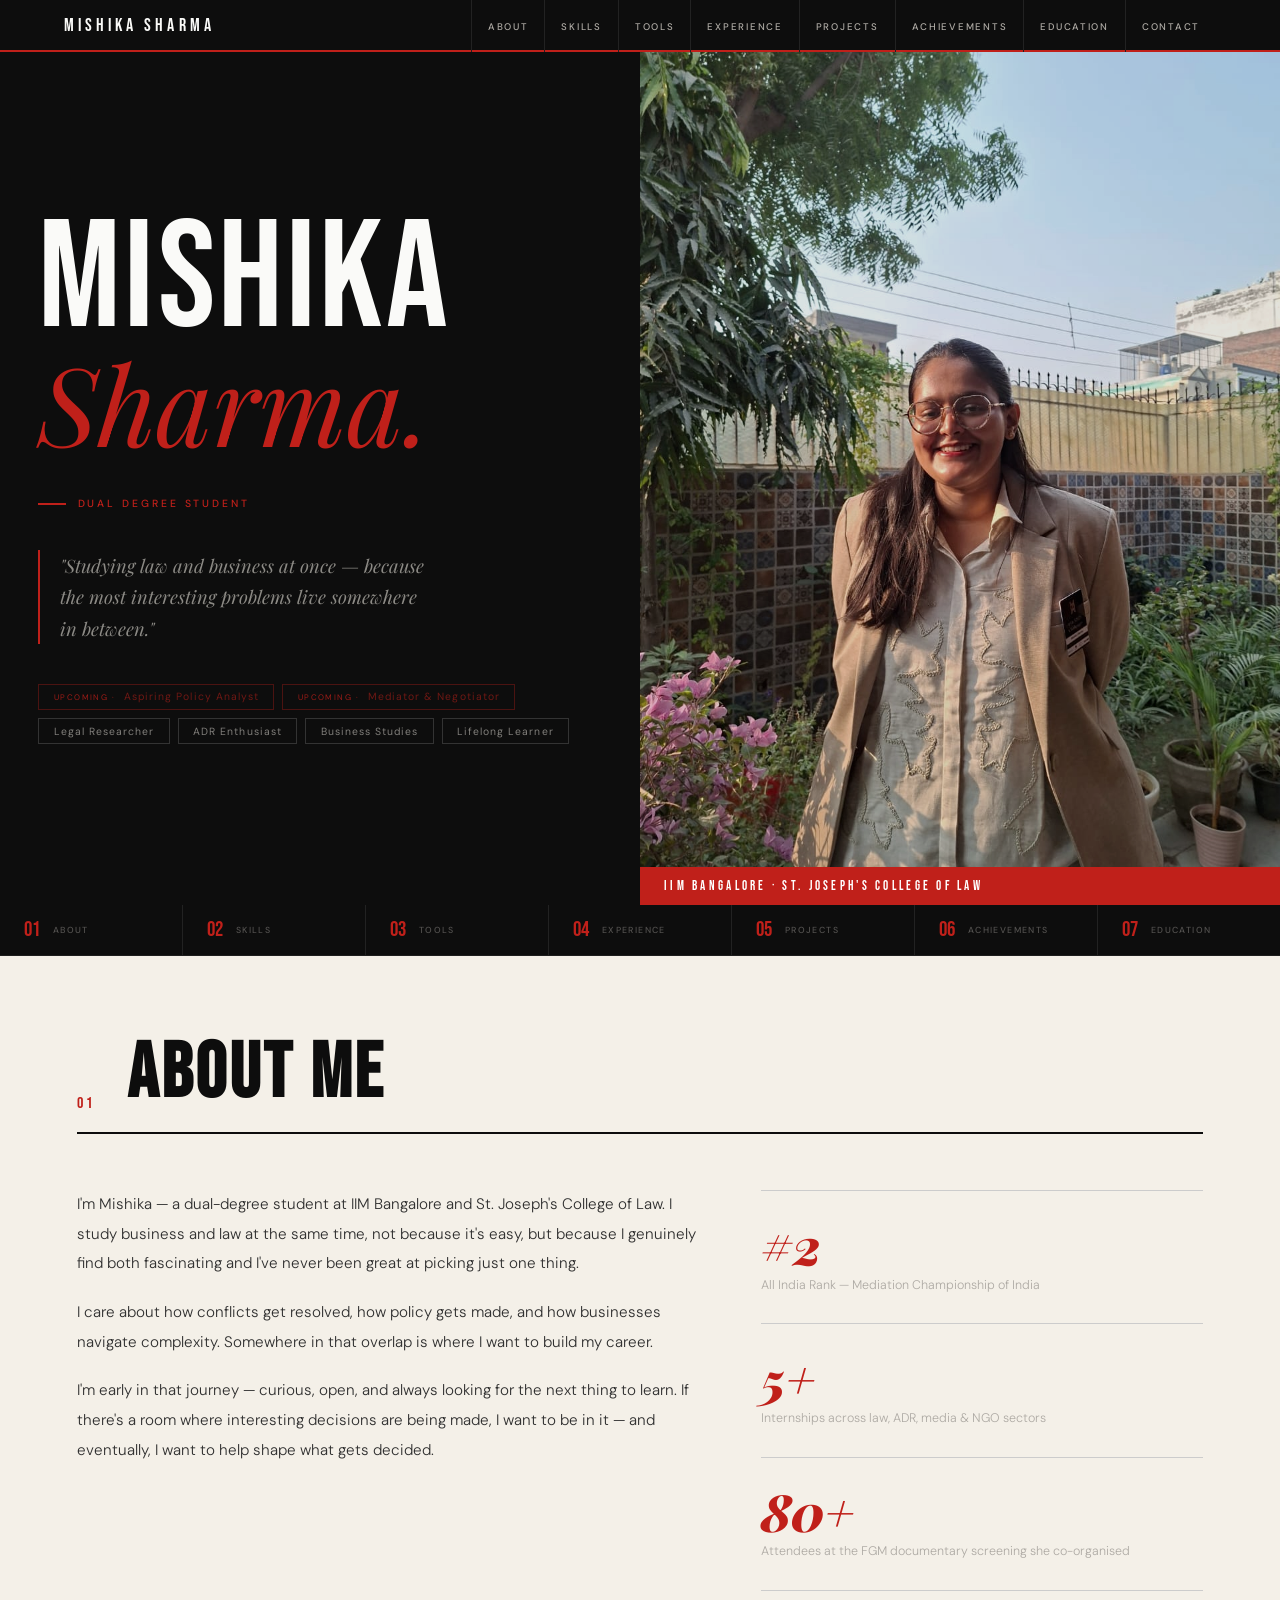
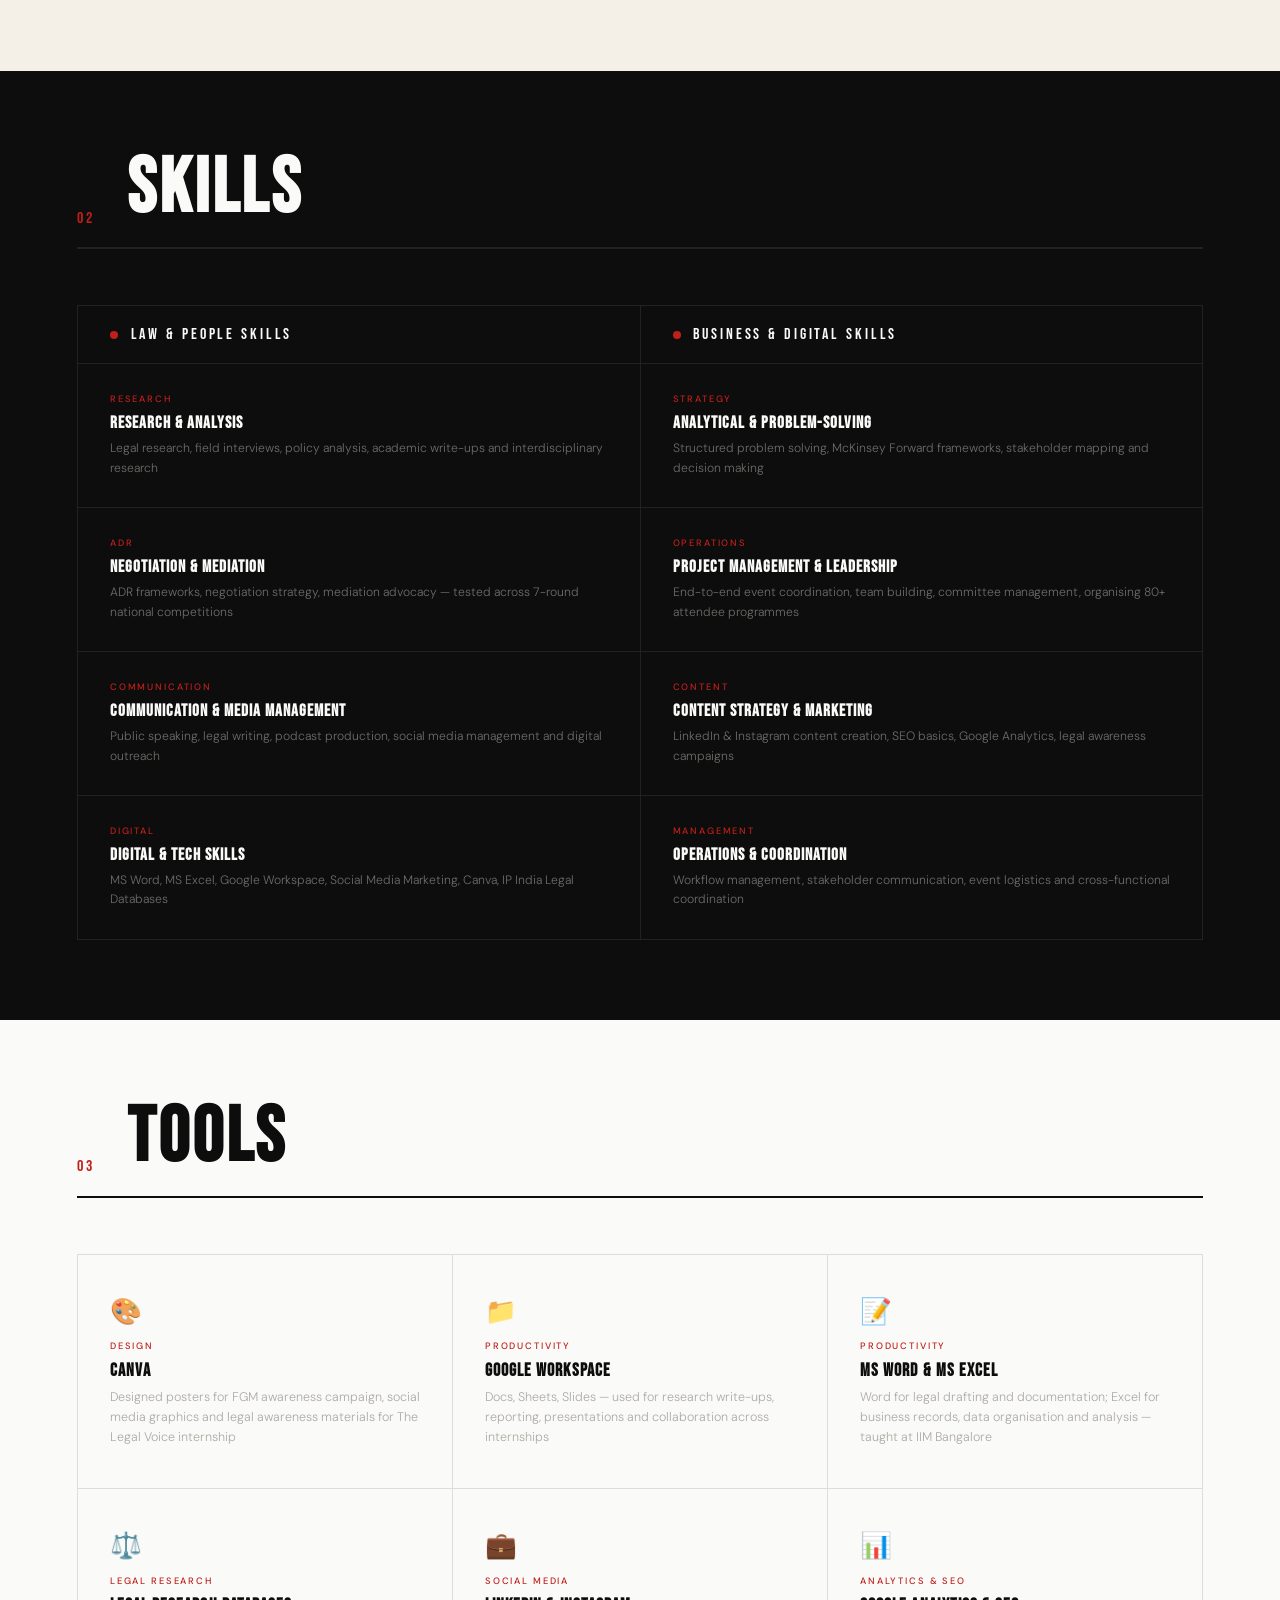
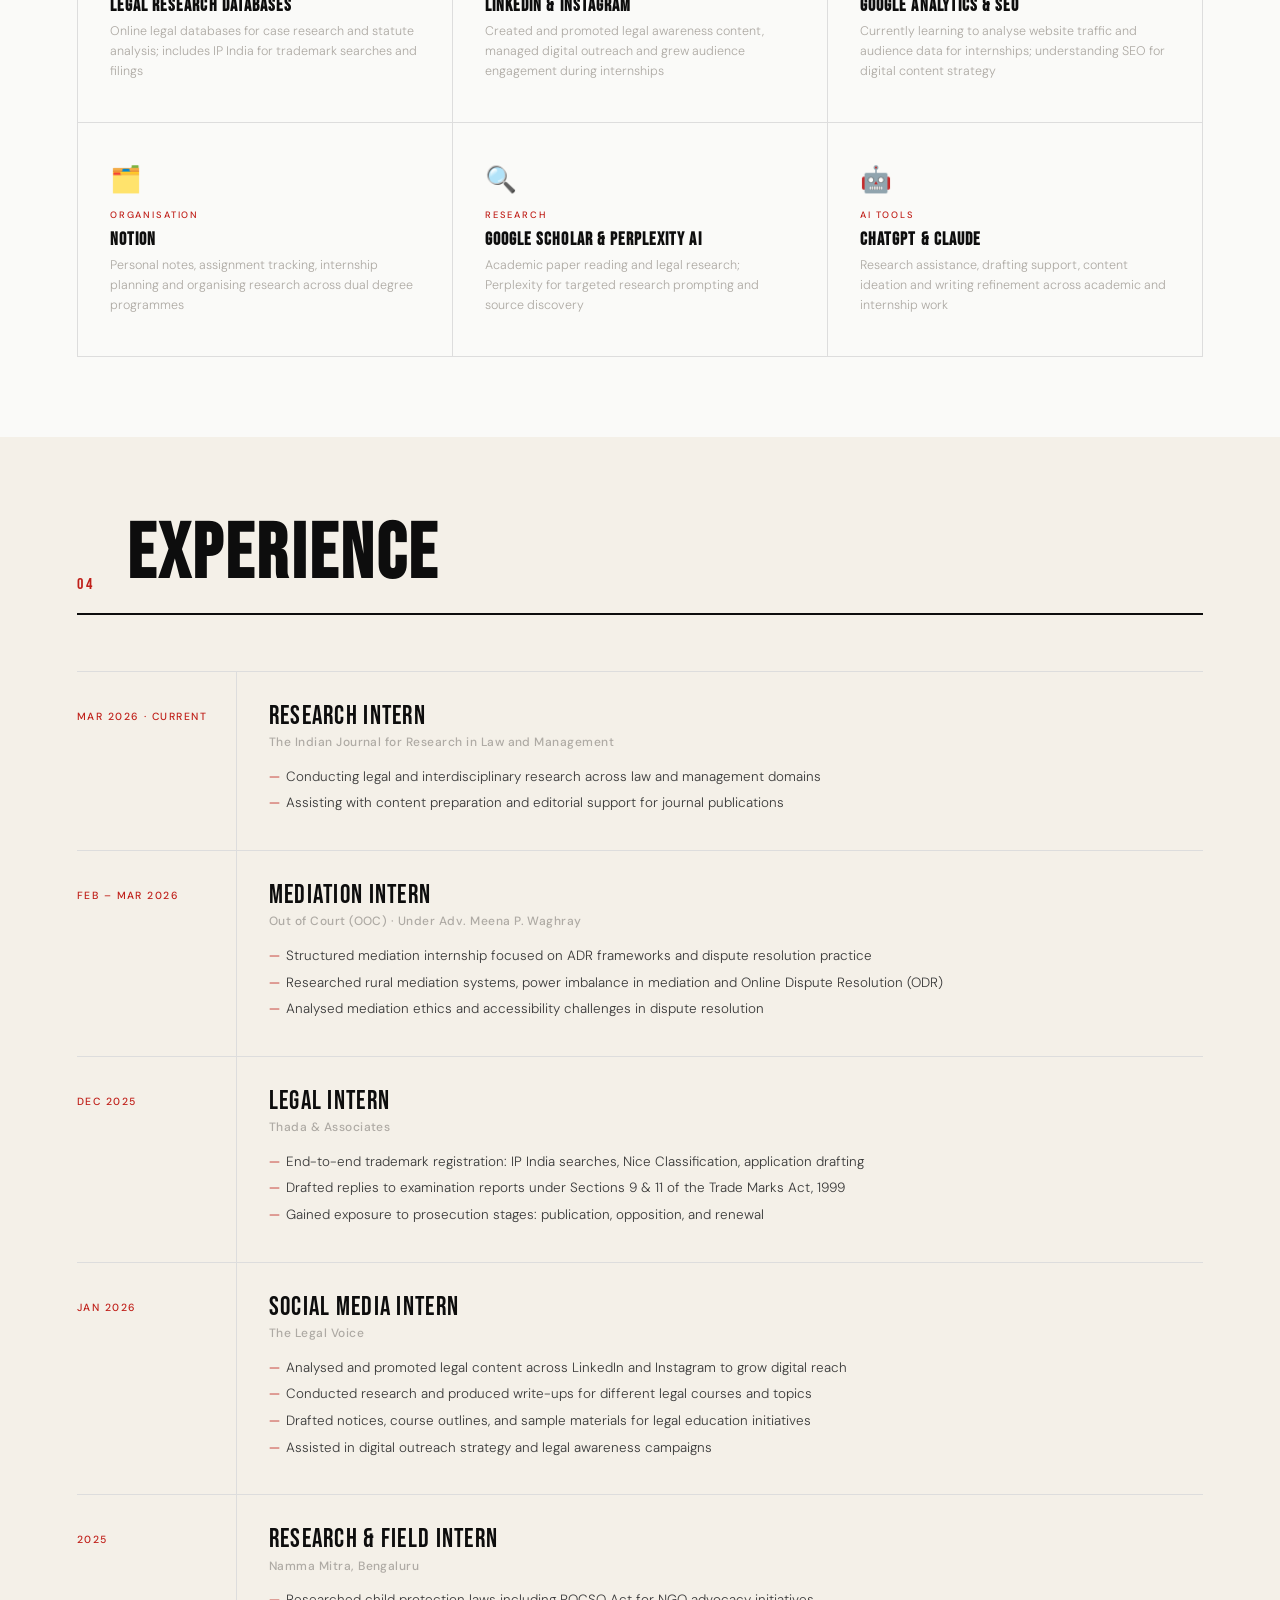
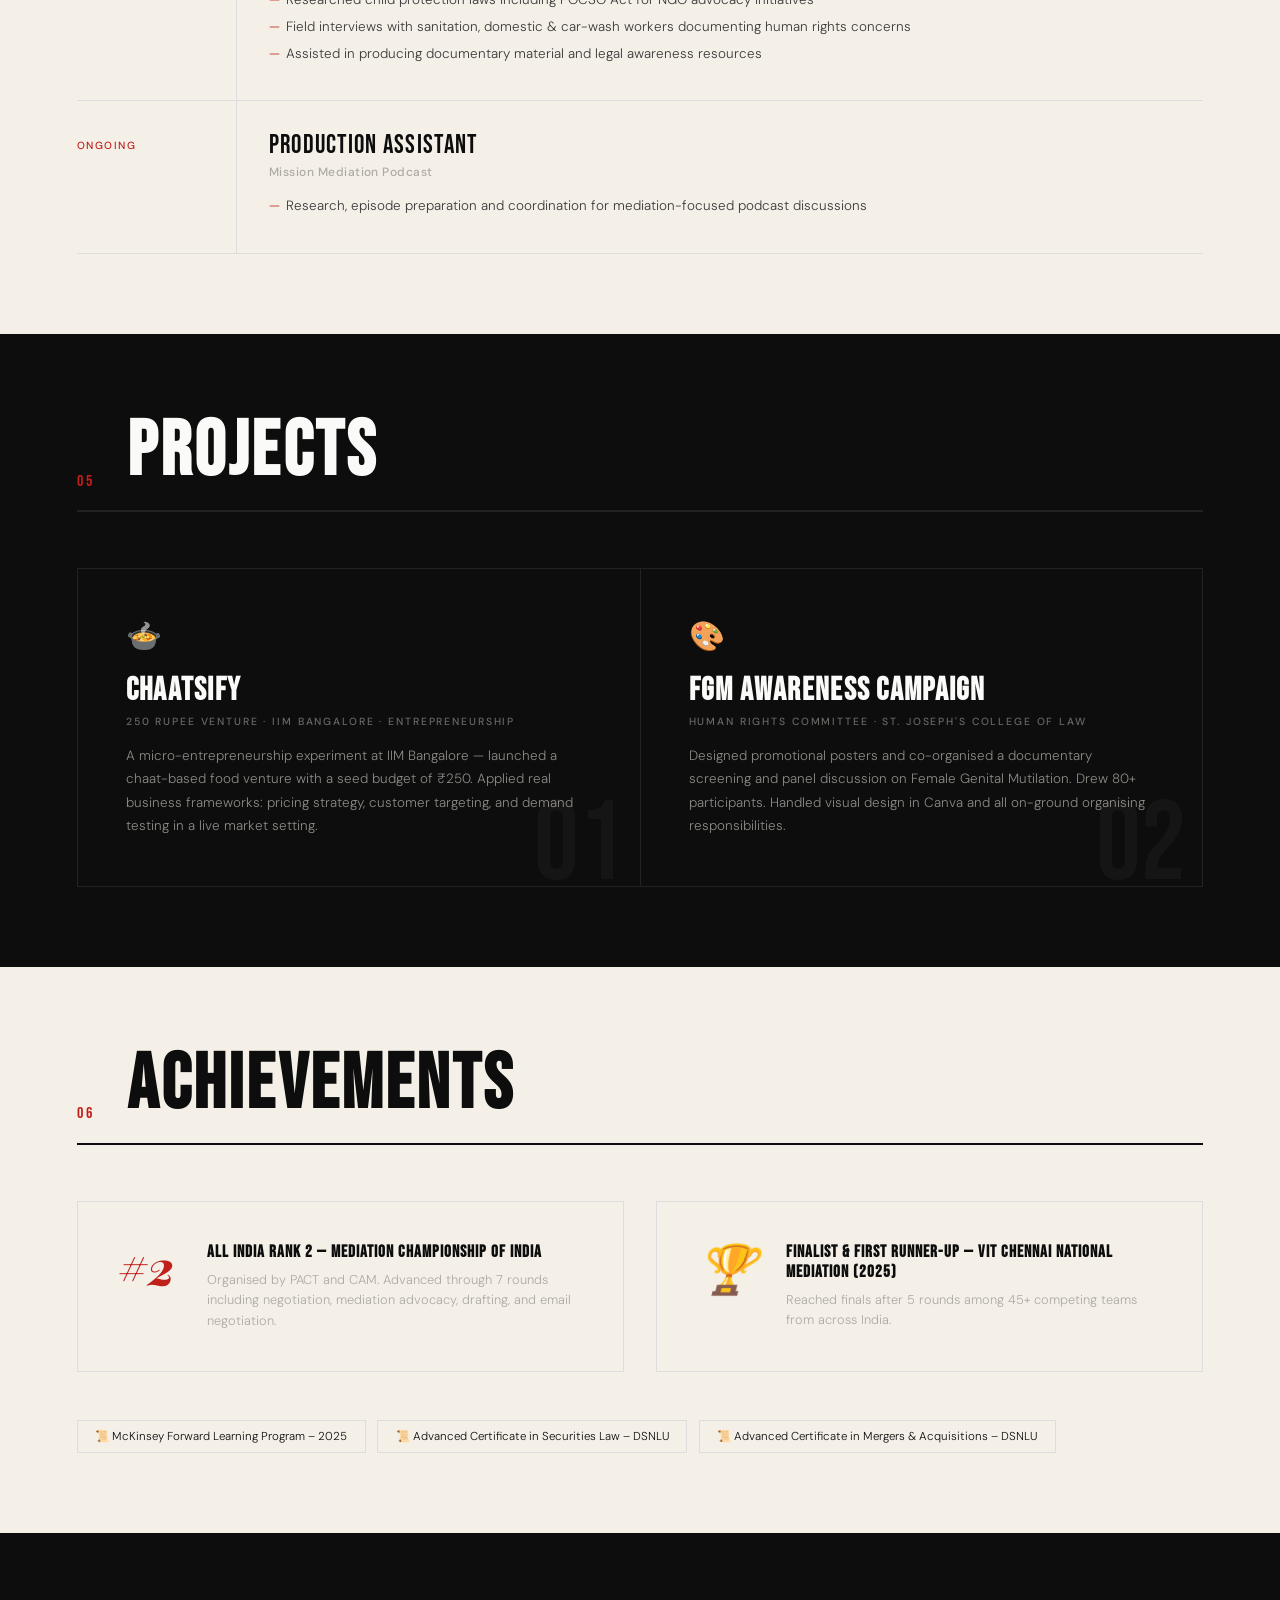
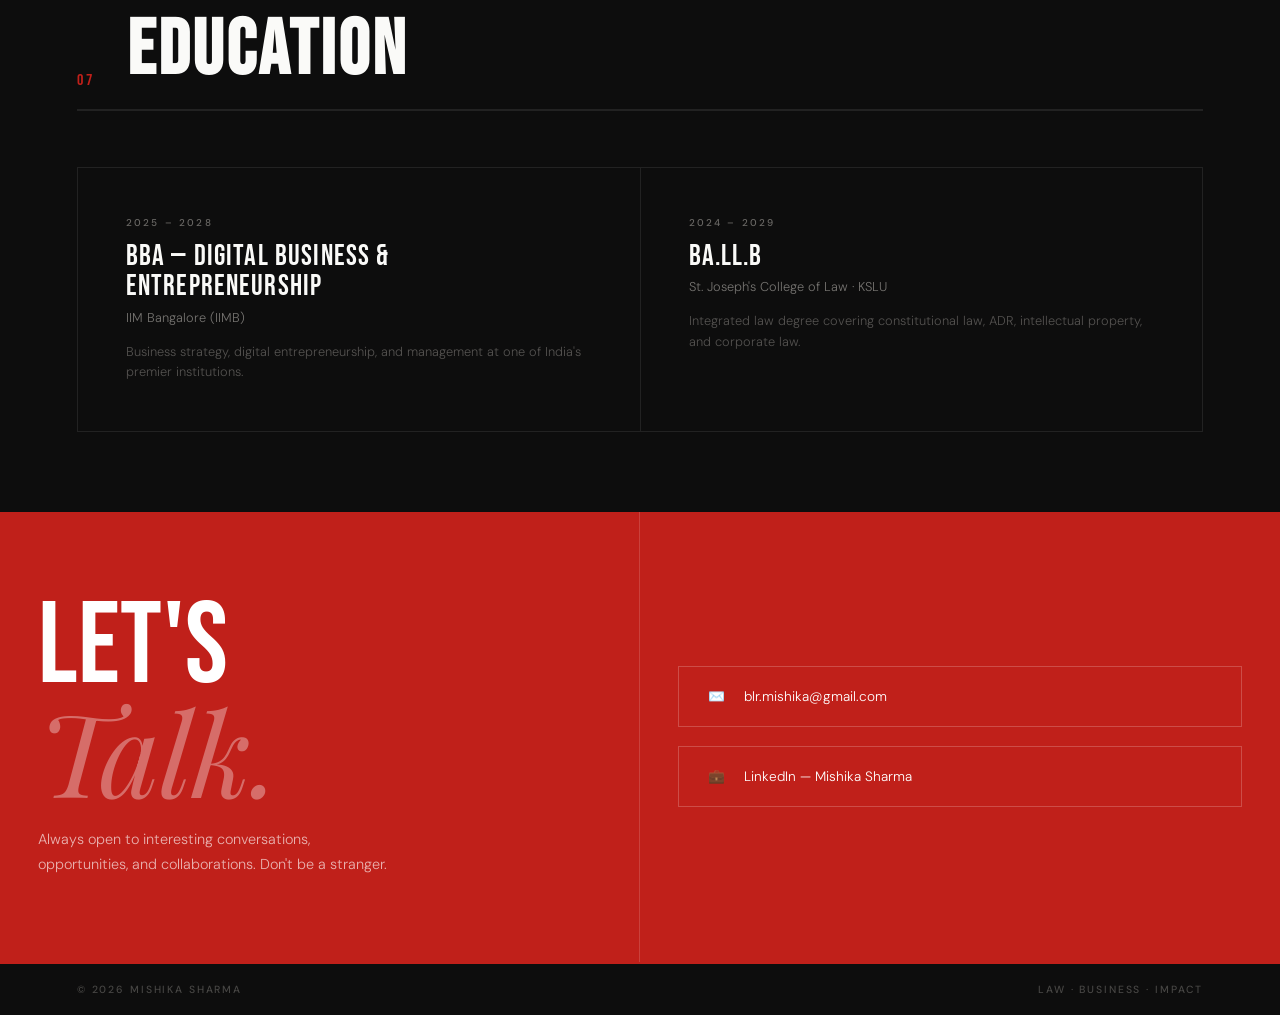
<file: index (2).html>
<!DOCTYPE html>
<html lang="en">
<head>
  <meta charset="UTF-8" />
  <meta name="viewport" content="width=device-width, initial-scale=1.0"/>
  <title>Mishika Sharma</title>
  <link href="https://fonts.googleapis.com/css2?family=Playfair+Display:ital,wght@1,900&family=Bebas+Neue&family=DM+Sans:wght@300;400;500&display=swap" rel="stylesheet"/>
  <style>
    *, *::before, *::after { box-sizing: border-box; margin: 0; padding: 0; }

    :root {
      --black: #0D0D0D;
      --red:   #C0201A;
      --cream: #F4F0E8;
      --white: #FAFAF8;
      --gray:  #AEAAA4;
    }

    html { scroll-behavior: smooth; }

    body {
      background: var(--white);
      color: var(--black);
      font-family: 'DM Sans', sans-serif;
      font-weight: 300;
      overflow-x: hidden;
    }

    /* ─── NAV ─── */
    nav {
      position: fixed;
      top: 0; left: 0; right: 0;
      z-index: 999;
      background: var(--black);
      display: flex;
      justify-content: space-between;
      align-items: center;
      height: 52px;
      padding: 0 5%;
      border-bottom: 2px solid var(--red);
    }

    #nav-logo {
      font-family: 'Bebas Neue', sans-serif;
      font-size: 1.15rem;
      letter-spacing: 0.22em;
      color: var(--white);
      text-decoration: none;
    }

    .nav-links {
      display: flex;
      list-style: none;
      height: 100%;
    }

    .nav-links a {
      display: flex;
      align-items: center;
      padding: 0 1rem;
      height: 52px;
      font-size: 0.6rem;
      font-weight: 500;
      letter-spacing: 0.18em;
      text-transform: uppercase;
      color: var(--gray);
      text-decoration: none;
      border-left: 1px solid #222;
      transition: all 0.2s;
    }

    .nav-links a:hover { background: var(--red); color: white; }

    /* ─── HERO ─── */
    #hero {
      min-height: 100vh;
      padding-top: 52px;
      display: grid;
      grid-template-columns: 1fr 1fr;
    }

    .hero-text {
      background: var(--black);
      display: flex;
      flex-direction: column;
      justify-content: center;
      padding: 5rem 6%;
      gap: 2.5rem;
    }

    .hero-name-block .first {
      font-family: 'Bebas Neue', sans-serif;
      font-size: clamp(5.5rem, 12vw, 11rem);
      line-height: 0.88;
      color: var(--white);
      letter-spacing: 0.02em;
      display: block;
    }

    .hero-name-block .last {
      font-family: 'Playfair Display', serif;
      font-style: italic;
      font-size: clamp(4rem, 8.5vw, 8rem);
      line-height: 1;
      color: var(--red);
      display: block;
    }

    .hero-degree-tag {
      font-size: 0.65rem;
      font-weight: 500;
      letter-spacing: 0.28em;
      text-transform: uppercase;
      color: var(--red);
      display: flex;
      align-items: center;
      gap: 0.7rem;
    }

    .hero-degree-tag::before {
      content: '';
      width: 28px; height: 2px;
      background: var(--red);
      display: inline-block;
    }

    .hero-tagline {
      font-family: 'Playfair Display', serif;
      font-style: italic;
      font-size: clamp(0.95rem, 1.6vw, 1.15rem);
      line-height: 1.7;
      color: rgba(244,240,232,0.55);
      max-width: 400px;
      border-left: 2px solid var(--red);
      padding-left: 1.2rem;
    }

    .hero-pills {
      display: flex;
      flex-wrap: wrap;
      gap: 0.5rem;
    }

    .hero-pill {
      padding: 0.35rem 0.9rem;
      border: 1px solid #333;
      font-size: 0.65rem;
      font-weight: 400;
      letter-spacing: 0.1em;
      color: rgba(244,240,232,0.5);
      transition: all 0.2s;
    }

    .hero-pill:hover { border-color: var(--red); color: var(--red); }

    .hero-pill.upcoming {
      border-color: rgba(192,32,26,0.35);
      color: rgba(192,32,26,0.55);
    }

    .hero-pill .up-label {
      font-size: 0.5rem;
      letter-spacing: 0.18em;
      text-transform: uppercase;
      color: var(--red);
      margin-right: 0.3rem;
      opacity: 0.8;
    }

    .hero-photo {
      background: #111;
      position: relative;
      overflow: hidden;
    }

    .hero-photo img {
      width: 100%;
      height: 100%;
      object-fit: cover;
      object-position: center top;
      display: block;
      filter: grayscale(25%) contrast(1.05);
      opacity: 0.88;
    }

    .hero-photo-label {
      position: absolute;
      bottom: 0; left: 0; right: 0;
      background: var(--red);
      padding: 0.7rem 1.5rem;
      font-family: 'Bebas Neue', sans-serif;
      font-size: 0.82rem;
      letter-spacing: 0.25em;
      color: white;
    }

    /* ─── INDEX ROW ─── */
    .index-row {
      background: var(--black);
      display: flex;
      border-bottom: 1px solid #1e1e1e;
    }

    .index-item {
      flex: 1;
      padding: 0.9rem 1.5rem;
      border-right: 1px solid #222;
      display: flex;
      align-items: center;
      gap: 0.8rem;
    }

    .index-item:last-child { border-right: none; }

    .index-num {
      font-family: 'Bebas Neue', sans-serif;
      font-size: 1.3rem;
      color: var(--red);
      line-height: 1;
    }

    .index-label {
      font-size: 0.55rem;
      font-weight: 500;
      letter-spacing: 0.16em;
      text-transform: uppercase;
      color: rgba(244,240,232,0.3);
    }

    /* ─── GENERIC SECTION ─── */
    .wrap { padding: 5rem 6%; }
    .wrap.black { background: var(--black); }
    .wrap.cream  { background: var(--cream); }

    .sec-header {
      display: grid;
      grid-template-columns: auto 1fr;
      align-items: flex-end;
      gap: 2rem;
      margin-bottom: 3.5rem;
      padding-bottom: 1.2rem;
    }

    .wrap.black .sec-header { border-bottom: 2px solid #222; }
    .wrap:not(.black) .sec-header { border-bottom: 2px solid var(--black); }

    .sec-num {
      font-family: 'Bebas Neue', sans-serif;
      font-size: 1rem;
      letter-spacing: 0.2em;
      color: var(--red);
    }

    .sec-title {
      font-family: 'Bebas Neue', sans-serif;
      font-size: clamp(2.8rem, 6vw, 5rem);
      letter-spacing: 0.04em;
      line-height: 1;
      color: var(--black);
    }

    .wrap.black .sec-title { color: var(--white); }

    /* ─── ABOUT ─── */
    #about .about-layout {
      display: grid;
      grid-template-columns: 1.4fr 1fr;
      gap: 4rem;
    }

    #about .about-text p {
      font-size: 0.95rem;
      line-height: 1.95;
      color: #2e2e2e;
      margin-bottom: 1.2rem;
    }

    .stat-list { display: flex; flex-direction: column; }

    .stat-item { padding: 1.8rem 0; border-bottom: 1px solid #ccc; }
    .stat-item:first-child { border-top: 1px solid #ccc; }

    .stat-big {
      font-family: 'Playfair Display', serif;
      font-style: italic;
      font-size: 3.2rem;
      font-weight: 900;
      color: var(--red);
      line-height: 1;
      margin-bottom: 0.3rem;
    }

    .stat-desc { font-size: 0.78rem; color: var(--gray); line-height: 1.5; }

    /* ─── SKILLS ─── */
    #skills .skills-dual {
      display: grid;
      grid-template-columns: 1fr 1fr;
      border-top: 1px solid #222;
      border-left: 1px solid #222;
    }

    .skills-col-header {
      padding: 1.2rem 2rem;
      border-right: 1px solid #222;
      border-bottom: 1px solid #222;
      font-family: 'Bebas Neue', sans-serif;
      font-size: 1rem;
      letter-spacing: 0.18em;
      color: var(--white);
      display: flex;
      align-items: center;
      gap: 0.8rem;
    }

    .col-dot {
      width: 8px; height: 8px;
      border-radius: 50%;
      background: var(--red);
      flex-shrink: 0;
    }

    .skill-cell {
      padding: 1.8rem 2rem;
      border-right: 1px solid #222;
      border-bottom: 1px solid #222;
      transition: background 0.2s;
      cursor: default;
    }

    .skill-cell:hover { background: var(--red); }
    .skill-cell:hover .sk-tag,
    .skill-cell:hover h4,
    .skill-cell:hover p { color: white; }
    .skill-cell:hover .sk-tag { color: rgba(255,255,255,0.65); }

    .sk-tag {
      font-size: 0.58rem;
      font-weight: 500;
      letter-spacing: 0.2em;
      text-transform: uppercase;
      color: var(--red);
      margin-bottom: 0.5rem;
      transition: color 0.2s;
      display: block;
    }

    .skill-cell h4 {
      font-family: 'Bebas Neue', sans-serif;
      font-size: 1.05rem;
      letter-spacing: 0.06em;
      color: var(--white);
      margin-bottom: 0.4rem;
      transition: color 0.2s;
    }

    .skill-cell p {
      font-size: 0.76rem;
      color: rgba(244,240,232,0.42);
      line-height: 1.6;
      transition: color 0.2s;
    }

    /* ─── TOOLS ─── */
    #tools .tools-layout {
      display: grid;
      grid-template-columns: repeat(3, 1fr);
      border-top: 1px solid #ddd;
      border-left: 1px solid #ddd;
    }

    .tool-card {
      padding: 2.5rem 2rem;
      border-right: 1px solid #ddd;
      border-bottom: 1px solid #ddd;
      transition: all 0.2s;
    }

    .tool-card:hover { background: var(--cream); }

    .tool-card .tool-icon { font-size: 1.6rem; margin-bottom: 0.8rem; display: block; }

    .tool-card h4 {
      font-family: 'Bebas Neue', sans-serif;
      font-size: 1.1rem;
      letter-spacing: 0.06em;
      color: var(--black);
      margin-bottom: 0.4rem;
    }

    .tool-card p {
      font-size: 0.78rem;
      color: var(--gray);
      line-height: 1.6;
    }

    .tool-cat {
      font-size: 0.58rem;
      font-weight: 500;
      letter-spacing: 0.2em;
      text-transform: uppercase;
      color: var(--red);
      margin-bottom: 0.5rem;
      display: block;
    }

    /* ─── EXPERIENCE ─── */
    #experience .exp-list { display: flex; flex-direction: column; }

    .exp-item {
      display: grid;
      grid-template-columns: 160px 1fr;
      border-bottom: 1px solid #ddd;
    }

    .exp-item:first-child { border-top: 1px solid #ddd; }

    .exp-date-col {
      padding: 2rem 1.5rem 2rem 0;
      border-right: 1px solid #ddd;
    }

    .exp-date-val {
      font-size: 0.65rem;
      font-weight: 500;
      letter-spacing: 0.14em;
      text-transform: uppercase;
      color: var(--red);
    }

    .exp-body { padding: 2rem 0 2rem 2rem; }

    .exp-role {
      font-family: 'Bebas Neue', sans-serif;
      font-size: 1.6rem;
      letter-spacing: 0.05em;
      color: var(--black);
      line-height: 1;
      margin-bottom: 0.3rem;
    }

    .exp-org {
      font-size: 0.75rem;
      font-weight: 500;
      color: var(--gray);
      margin-bottom: 0.9rem;
      letter-spacing: 0.04em;
    }

    .exp-pts { list-style: none; }

    .exp-pts li {
      font-size: 0.84rem;
      color: #3a3a3a;
      line-height: 1.75;
      padding-left: 1.1rem;
      position: relative;
      margin-bottom: 0.2rem;
    }

    .exp-pts li::before { content: '—'; position: absolute; left: 0; color: var(--red); }

    /* ─── PROJECTS ─── */
    #projects .proj-wrap {
      display: grid;
      grid-template-columns: 1fr 1fr;
      border-top: 1px solid #222;
      border-left: 1px solid #222;
    }

    .proj-cell {
      padding: 3rem;
      border-right: 1px solid #222;
      border-bottom: 1px solid #222;
      position: relative;
      overflow: hidden;
      transition: background 0.25s;
    }

    .proj-cell:hover { background: var(--red); }
    .proj-cell:hover h3,
    .proj-cell:hover p { color: white; }
    .proj-cell:hover .proj-sub { color: rgba(255,255,255,0.6); }
    .proj-cell:hover p { color: rgba(255,255,255,0.75); }

    .proj-bg-num {
      font-family: 'Bebas Neue', sans-serif;
      font-size: 7rem;
      color: rgba(244,240,232,0.04);
      position: absolute;
      bottom: -1rem; right: 1rem;
      line-height: 1;
    }

    .proj-emoji { font-size: 1.8rem; margin-bottom: 1rem; display: block; }

    .proj-cell h3 {
      font-family: 'Bebas Neue', sans-serif;
      font-size: 2rem;
      letter-spacing: 0.04em;
      color: var(--white);
      margin-bottom: 0.3rem;
      transition: color 0.25s;
    }

    .proj-sub {
      font-size: 0.65rem;
      font-weight: 500;
      letter-spacing: 0.18em;
      text-transform: uppercase;
      color: rgba(244,240,232,0.4);
      margin-bottom: 1rem;
      transition: color 0.25s;
      display: block;
    }

    .proj-cell p {
      font-size: 0.84rem;
      line-height: 1.75;
      color: rgba(244,240,232,0.55);
      transition: color 0.25s;
    }

    /* ─── ACHIEVEMENTS ─── */
    #achievements .ach-wrap {
      display: grid;
      grid-template-columns: 1fr 1fr;
      gap: 2rem;
      margin-bottom: 3rem;
    }

    .ach-card {
      border: 1px solid #ddd;
      padding: 2.5rem;
      display: flex;
      gap: 1.5rem;
      align-items: flex-start;
      transition: border-color 0.2s, transform 0.2s;
    }

    .ach-card:hover { border-color: var(--red); transform: translateY(-3px); }

    .ach-num {
      font-family: 'Playfair Display', serif;
      font-style: italic;
      font-size: 3rem;
      font-weight: 900;
      color: var(--red);
      line-height: 1;
      min-width: 65px;
    }

    .ach-card h4 {
      font-family: 'Bebas Neue', sans-serif;
      font-size: 1.05rem;
      letter-spacing: 0.06em;
      color: var(--black);
      margin-bottom: 0.5rem;
    }

    .ach-card p { font-size: 0.8rem; color: var(--gray); line-height: 1.6; }

    .cert-strip { display: flex; flex-wrap: wrap; gap: 0.7rem; }

    .cert-tag {
      padding: 0.5rem 1.1rem;
      border: 1px solid #ddd;
      font-size: 0.72rem;
      color: var(--black);
      transition: all 0.2s;
    }

    .cert-tag:hover { background: var(--red); color: white; border-color: var(--red); }

    /* ─── EDUCATION ─── */
    #education .edu-grid {
      display: grid;
      grid-template-columns: 1fr 1fr;
      border-top: 1px solid #222;
      border-left: 1px solid #222;
    }

    .edu-cell {
      padding: 3rem;
      border-right: 1px solid #222;
      border-bottom: 1px solid #222;
      transition: background 0.2s;
    }

    .edu-cell:hover { background: rgba(192,32,26,0.1); }

    .edu-year {
      font-size: 0.62rem;
      font-weight: 500;
      letter-spacing: 0.22em;
      text-transform: uppercase;
      color: rgba(244,240,232,0.4);
      margin-bottom: 0.8rem;
    }

    .edu-deg {
      font-family: 'Bebas Neue', sans-serif;
      font-size: 1.8rem;
      letter-spacing: 0.04em;
      color: var(--white);
      margin-bottom: 0.4rem;
      line-height: 1.05;
    }

    .edu-inst { font-size: 0.8rem; color: rgba(244,240,232,0.45); margin-bottom: 1rem; }
    .edu-detail { font-size: 0.8rem; color: rgba(244,240,232,0.3); line-height: 1.6; }

    /* ─── CONTACT ─── */
    #contact {
      background: var(--red);
      display: grid;
      grid-template-columns: 1fr 1fr;
      min-height: 50vh;
    }

    .contact-left {
      padding: 5rem 6%;
      border-right: 1px solid rgba(255,255,255,0.15);
      display: flex;
      flex-direction: column;
      justify-content: center;
    }

    .contact-big {
      font-family: 'Bebas Neue', sans-serif;
      font-size: clamp(4rem, 9vw, 8rem);
      line-height: 0.9;
      color: white;
      margin-bottom: 1.5rem;
    }

    .contact-big em {
      font-family: 'Playfair Display', serif;
      font-style: italic;
      color: rgba(255,255,255,0.35);
      display: block;
    }

    .contact-sub {
      font-size: 0.9rem;
      color: rgba(255,255,255,0.65);
      line-height: 1.75;
      max-width: 360px;
    }

    .contact-right {
      padding: 5rem 6%;
      display: flex;
      flex-direction: column;
      justify-content: center;
      gap: 1.2rem;
    }

    .c-link {
      display: flex;
      align-items: center;
      gap: 1.2rem;
      padding: 1.3rem 1.8rem;
      border: 1px solid rgba(255,255,255,0.2);
      color: white;
      text-decoration: none;
      font-size: 0.85rem;
      transition: all 0.2s;
    }

    .c-link:hover { background: rgba(0,0,0,0.2); transform: translateX(6px); }

    /* ─── FOOTER ─── */
    footer {
      background: var(--black);
      display: flex;
      justify-content: space-between;
      align-items: center;
      padding: 1.2rem 6%;
      border-top: 2px solid var(--red);
    }

    footer p {
      font-size: 0.65rem;
      font-weight: 500;
      letter-spacing: 0.18em;
      text-transform: uppercase;
      color: rgba(244,240,232,0.25);
    }

    /* ─── RESPONSIVE ─── */
    @media (max-width: 900px) {
      #hero { grid-template-columns: 1fr; }
      .hero-photo { height: 65vw; }
      .hero-text { padding: 3rem 5%; }
      #about .about-layout,
      #achievements .ach-wrap,
      #projects .proj-wrap,
      #education .edu-grid,
      #skills .skills-dual,
      #contact { grid-template-columns: 1fr; }
      #tools .tools-layout { grid-template-columns: 1fr 1fr; }
      .exp-item { grid-template-columns: 1fr; }
      .exp-date-col { border-right: none; border-bottom: 1px solid #ddd; padding: 1rem 0; }
      .exp-body { padding: 1.5rem 0; }
      .nav-links { display: none; }
      .index-row { flex-wrap: wrap; }
    }

    @keyframes fadeUp {
      from { opacity: 0; transform: translateY(20px); }
      to   { opacity: 1; transform: translateY(0); }
    }

    #hero .hero-text { animation: fadeUp 0.7s ease both; }
  </style>
</head>
<body>

<!-- NAV -->
<nav>
  <a href="#hero" id="nav-logo">Mishika Sharma</a>
  <ul class="nav-links">
    <li><a href="#about">About</a></li>
    <li><a href="#skills">Skills</a></li>
    <li><a href="#tools">Tools</a></li>
    <li><a href="#experience">Experience</a></li>
    <li><a href="#projects">Projects</a></li>
    <li><a href="#achievements">Achievements</a></li>
    <li><a href="#education">Education</a></li>
    <li><a href="#contact">Contact</a></li>
  </ul>
</nav>

<!-- HERO -->
<section id="hero">
  <div class="hero-text">
    <div class="hero-name-block">
      <span class="first">Mishika</span>
      <span class="last">Sharma.</span>
    </div>
    <p class="hero-degree-tag">Dual Degree Student</p>
    <p class="hero-tagline">"Studying law and business at once — because the most interesting problems live somewhere in between."</p>
    <div class="hero-pills">
      <span class="hero-pill upcoming"><span class="up-label">Upcoming ·</span> Aspiring Policy Analyst</span>
      <span class="hero-pill upcoming"><span class="up-label">Upcoming ·</span> Mediator & Negotiator</span>
      <span class="hero-pill">Legal Researcher</span>
      <span class="hero-pill">ADR Enthusiast</span>
      <span class="hero-pill">Business Studies</span>
      <span class="hero-pill">Lifelong Learner</span>
    </div>
  </div>
  <div class="hero-photo">
    <img src="mishika.jpg" alt="Mishika Sharma" />
    <p class="hero-photo-label">IIM Bangalore · St. Joseph's College of Law</p>
  </div>
</section>

<!-- INDEX ROW -->
<div class="index-row">
  <div class="index-item"><span class="index-num">01</span><span class="index-label">About</span></div>
  <div class="index-item"><span class="index-num">02</span><span class="index-label">Skills</span></div>
  <div class="index-item"><span class="index-num">03</span><span class="index-label">Tools</span></div>
  <div class="index-item"><span class="index-num">04</span><span class="index-label">Experience</span></div>
  <div class="index-item"><span class="index-num">05</span><span class="index-label">Projects</span></div>
  <div class="index-item"><span class="index-num">06</span><span class="index-label">Achievements</span></div>
  <div class="index-item"><span class="index-num">07</span><span class="index-label">Education</span></div>
</div>

<!-- ABOUT -->
<div class="wrap cream" id="about">
  <div class="sec-header">
    <span class="sec-num">01</span>
    <h2 class="sec-title">About Me</h2>
  </div>
  <div class="about-layout">
    <div class="about-text">
      <p>I'm Mishika — a dual-degree student at IIM Bangalore and St. Joseph's College of Law. I study business and law at the same time, not because it's easy, but because I genuinely find both fascinating and I've never been great at picking just one thing.</p>
      <p>I care about how conflicts get resolved, how policy gets made, and how businesses navigate complexity. Somewhere in that overlap is where I want to build my career.</p>
      <p>I'm early in that journey — curious, open, and always looking for the next thing to learn. If there's a room where interesting decisions are being made, I want to be in it — and eventually, I want to help shape what gets decided.</p>
    </div>
    <div class="stat-list">
      <div class="stat-item">
        <div class="stat-big">#2</div>
        <p class="stat-desc">All India Rank — Mediation Championship of India</p>
      </div>
      <div class="stat-item">
        <div class="stat-big">5+</div>
        <p class="stat-desc">Internships across law, ADR, media & NGO sectors</p>
      </div>
      <div class="stat-item">
        <div class="stat-big">80+</div>
        <p class="stat-desc">Attendees at the FGM documentary screening she co-organised</p>
      </div>
    </div>
  </div>
</div>

<!-- SKILLS -->
<div class="wrap black" id="skills">
  <div class="sec-header">
    <span class="sec-num">02</span>
    <h2 class="sec-title">Skills</h2>
  </div>
  <div class="skills-dual">
    <div class="skills-col-header"><span class="col-dot"></span>Law & People Skills</div>
    <div class="skills-col-header"><span class="col-dot"></span>Business & Digital Skills</div>

    <div class="skill-cell">
      <span class="sk-tag">Research</span>
      <h4>Research & Analysis</h4>
      <p>Legal research, field interviews, policy analysis, academic write-ups and interdisciplinary research</p>
    </div>
    <div class="skill-cell">
      <span class="sk-tag">Strategy</span>
      <h4>Analytical & Problem-Solving</h4>
      <p>Structured problem solving, McKinsey Forward frameworks, stakeholder mapping and decision making</p>
    </div>

    <div class="skill-cell">
      <span class="sk-tag">ADR</span>
      <h4>Negotiation & Mediation</h4>
      <p>ADR frameworks, negotiation strategy, mediation advocacy — tested across 7-round national competitions</p>
    </div>
    <div class="skill-cell">
      <span class="sk-tag">Operations</span>
      <h4>Project Management & Leadership</h4>
      <p>End-to-end event coordination, team building, committee management, organising 80+ attendee programmes</p>
    </div>

    <div class="skill-cell">
      <span class="sk-tag">Communication</span>
      <h4>Communication & Media Management</h4>
      <p>Public speaking, legal writing, podcast production, social media management and digital outreach</p>
    </div>
    <div class="skill-cell">
      <span class="sk-tag">Content</span>
      <h4>Content Strategy & Marketing</h4>
      <p>LinkedIn & Instagram content creation, SEO basics, Google Analytics, legal awareness campaigns</p>
    </div>

    <div class="skill-cell">
      <span class="sk-tag">Digital</span>
      <h4>Digital & Tech Skills</h4>
      <p>MS Word, MS Excel, Google Workspace, Social Media Marketing, Canva, IP India Legal Databases</p>
    </div>
    <div class="skill-cell">
      <span class="sk-tag">Management</span>
      <h4>Operations & Coordination</h4>
      <p>Workflow management, stakeholder communication, event logistics and cross-functional coordination</p>
    </div>
  </div>
</div>

<!-- TOOLS -->
<div class="wrap" id="tools">
  <div class="sec-header">
    <span class="sec-num">03</span>
    <h2 class="sec-title">Tools</h2>
  </div>
  <div class="tools-layout">
    <div class="tool-card">
      <span class="tool-icon">🎨</span>
      <span class="tool-cat">Design</span>
      <h4>Canva</h4>
      <p>Designed posters for FGM awareness campaign, social media graphics and legal awareness materials for The Legal Voice internship</p>
    </div>
    <div class="tool-card">
      <span class="tool-icon">📁</span>
      <span class="tool-cat">Productivity</span>
      <h4>Google Workspace</h4>
      <p>Docs, Sheets, Slides — used for research write-ups, reporting, presentations and collaboration across internships</p>
    </div>
    <div class="tool-card">
      <span class="tool-icon">📝</span>
      <span class="tool-cat">Productivity</span>
      <h4>MS Word & MS Excel</h4>
      <p>Word for legal drafting and documentation; Excel for business records, data organisation and analysis — taught at IIM Bangalore</p>
    </div>
    <div class="tool-card">
      <span class="tool-icon">⚖️</span>
      <span class="tool-cat">Legal Research</span>
      <h4>Legal Research Databases</h4>
      <p>Online legal databases for case research and statute analysis; includes IP India for trademark searches and filings</p>
    </div>
    <div class="tool-card">
      <span class="tool-icon">💼</span>
      <span class="tool-cat">Social Media</span>
      <h4>LinkedIn & Instagram</h4>
      <p>Created and promoted legal awareness content, managed digital outreach and grew audience engagement during internships</p>
    </div>
    <div class="tool-card">
      <span class="tool-icon">📊</span>
      <span class="tool-cat">Analytics & SEO</span>
      <h4>Google Analytics & SEO</h4>
      <p>Currently learning to analyse website traffic and audience data for internships; understanding SEO for digital content strategy</p>
    </div>
    <div class="tool-card">
      <span class="tool-icon">🗂️</span>
      <span class="tool-cat">Organisation</span>
      <h4>Notion</h4>
      <p>Personal notes, assignment tracking, internship planning and organising research across dual degree programmes</p>
    </div>
    <div class="tool-card">
      <span class="tool-icon">🔍</span>
      <span class="tool-cat">Research</span>
      <h4>Google Scholar & Perplexity AI</h4>
      <p>Academic paper reading and legal research; Perplexity for targeted research prompting and source discovery</p>
    </div>
    <div class="tool-card">
      <span class="tool-icon">🤖</span>
      <span class="tool-cat">AI Tools</span>
      <h4>ChatGPT & Claude</h4>
      <p>Research assistance, drafting support, content ideation and writing refinement across academic and internship work</p>
    </div>
  </div>
</div>

<!-- EXPERIENCE -->
<div class="wrap cream" id="experience">
  <div class="sec-header">
    <span class="sec-num">04</span>
    <h2 class="sec-title">Experience</h2>
  </div>
  <div class="exp-list">

    <div class="exp-item">
      <div class="exp-date-col"><span class="exp-date-val">Mar 2026 · Current</span></div>
      <div class="exp-body">
        <p class="exp-role">Research Intern</p>
        <p class="exp-org">The Indian Journal for Research in Law and Management</p>
        <ul class="exp-pts">
          <li>Conducting legal and interdisciplinary research across law and management domains</li>
          <li>Assisting with content preparation and editorial support for journal publications</li>
        </ul>
      </div>
    </div>

    <div class="exp-item">
      <div class="exp-date-col"><span class="exp-date-val">Feb – Mar 2026</span></div>
      <div class="exp-body">
        <p class="exp-role">Mediation Intern</p>
        <p class="exp-org">Out of Court (OOC) · Under Adv. Meena P. Waghray</p>
        <ul class="exp-pts">
          <li>Structured mediation internship focused on ADR frameworks and dispute resolution practice</li>
          <li>Researched rural mediation systems, power imbalance in mediation and Online Dispute Resolution (ODR)</li>
          <li>Analysed mediation ethics and accessibility challenges in dispute resolution</li>
        </ul>
      </div>
    </div>

    <div class="exp-item">
      <div class="exp-date-col"><span class="exp-date-val">Dec 2025</span></div>
      <div class="exp-body">
        <p class="exp-role">Legal Intern</p>
        <p class="exp-org">Thada & Associates</p>
        <ul class="exp-pts">
          <li>End-to-end trademark registration: IP India searches, Nice Classification, application drafting</li>
          <li>Drafted replies to examination reports under Sections 9 & 11 of the Trade Marks Act, 1999</li>
          <li>Gained exposure to prosecution stages: publication, opposition, and renewal</li>
        </ul>
      </div>
    </div>

    <div class="exp-item">
      <div class="exp-date-col"><span class="exp-date-val">Jan 2026</span></div>
      <div class="exp-body">
        <p class="exp-role">Social Media Intern</p>
        <p class="exp-org">The Legal Voice</p>
        <ul class="exp-pts">
          <li>Analysed and promoted legal content across LinkedIn and Instagram to grow digital reach</li>
          <li>Conducted research and produced write-ups for different legal courses and topics</li>
          <li>Drafted notices, course outlines, and sample materials for legal education initiatives</li>
          <li>Assisted in digital outreach strategy and legal awareness campaigns</li>
        </ul>
      </div>
    </div>

    <div class="exp-item">
      <div class="exp-date-col"><span class="exp-date-val">2025</span></div>
      <div class="exp-body">
        <p class="exp-role">Research & Field Intern</p>
        <p class="exp-org">Namma Mitra, Bengaluru</p>
        <ul class="exp-pts">
          <li>Researched child protection laws including POCSO Act for NGO advocacy initiatives</li>
          <li>Field interviews with sanitation, domestic & car-wash workers documenting human rights concerns</li>
          <li>Assisted in producing documentary material and legal awareness resources</li>
        </ul>
      </div>
    </div>

    <div class="exp-item">
      <div class="exp-date-col"><span class="exp-date-val">Ongoing</span></div>
      <div class="exp-body">
        <p class="exp-role">Production Assistant</p>
        <p class="exp-org">Mission Mediation Podcast</p>
        <ul class="exp-pts">
          <li>Research, episode preparation and coordination for mediation-focused podcast discussions</li>
        </ul>
      </div>
    </div>

  </div>
</div>

<!-- PROJECTS -->
<div class="wrap black" id="projects">
  <div class="sec-header">
    <span class="sec-num">05</span>
    <h2 class="sec-title">Projects</h2>
  </div>
  <div class="proj-wrap">
    <div class="proj-cell">
      <span class="proj-bg-num">01</span>
      <span class="proj-emoji">🍲</span>
      <h3>Chaatsify</h3>
      <span class="proj-sub">250 Rupee Venture · IIM Bangalore · Entrepreneurship</span>
      <p>A micro-entrepreneurship experiment at IIM Bangalore — launched a chaat-based food venture with a seed budget of ₹250. Applied real business frameworks: pricing strategy, customer targeting, and demand testing in a live market setting.</p>
    </div>
    <div class="proj-cell">
      <span class="proj-bg-num">02</span>
      <span class="proj-emoji">🎨</span>
      <h3>FGM Awareness Campaign</h3>
      <span class="proj-sub">Human Rights Committee · St. Joseph's College of Law</span>
      <p>Designed promotional posters and co-organised a documentary screening and panel discussion on Female Genital Mutilation. Drew 80+ participants. Handled visual design in Canva and all on-ground organising responsibilities.</p>
    </div>
  </div>
</div>

<!-- ACHIEVEMENTS -->
<div class="wrap cream" id="achievements">
  <div class="sec-header">
    <span class="sec-num">06</span>
    <h2 class="sec-title">Achievements</h2>
  </div>
  <div class="ach-wrap">
    <div class="ach-card">
      <div class="ach-num">#2</div>
      <div>
        <h4>All India Rank 2 — Mediation Championship of India</h4>
        <p>Organised by PACT and CAM. Advanced through 7 rounds including negotiation, mediation advocacy, drafting, and email negotiation.</p>
      </div>
    </div>
    <div class="ach-card">
      <div class="ach-num">🏆</div>
      <div>
        <h4>Finalist & First Runner-Up — VIT Chennai National Mediation (2025)</h4>
        <p>Reached finals after 5 rounds among 45+ competing teams from across India.</p>
      </div>
    </div>
  </div>
  <div class="cert-strip">
    <span class="cert-tag">📜 McKinsey Forward Learning Program – 2025</span>
    <span class="cert-tag">📜 Advanced Certificate in Securities Law – DSNLU</span>
    <span class="cert-tag">📜 Advanced Certificate in Mergers & Acquisitions – DSNLU</span>
  </div>
</div>

<!-- EDUCATION -->
<div class="wrap black" id="education">
  <div class="sec-header">
    <span class="sec-num">07</span>
    <h2 class="sec-title">Education</h2>
  </div>
  <div class="edu-grid">
    <div class="edu-cell">
      <p class="edu-year">2025 – 2028</p>
      <p class="edu-deg">BBA — Digital Business & Entrepreneurship</p>
      <p class="edu-inst">IIM Bangalore (IIMB)</p>
      <p class="edu-detail">Business strategy, digital entrepreneurship, and management at one of India's premier institutions.</p>
    </div>
    <div class="edu-cell">
      <p class="edu-year">2024 – 2029</p>
      <p class="edu-deg">BA.LL.B</p>
      <p class="edu-inst">St. Joseph's College of Law · KSLU</p>
      <p class="edu-detail">Integrated law degree covering constitutional law, ADR, intellectual property, and corporate law.</p>
    </div>
  </div>
</div>

<!-- CONTACT -->
<section id="contact">
  <div class="contact-left">
    <p class="contact-big">Let's<br><em>Talk.</em></p>
    <p class="contact-sub">Always open to interesting conversations, opportunities, and collaborations. Don't be a stranger.</p>
  </div>
  <div class="contact-right">
    <div class="c-link"><span>✉️</span> blr.mishika@gmail.com</div>
    <a href="https://www.linkedin.com/in/mishika-sharma-bb99271a7/" target="_blank" class="c-link"><span>💼</span> LinkedIn — Mishika Sharma</a>
  </div>
</section>

<footer>
  <p>© 2026 Mishika Sharma</p>
  <p>Law · Business · Impact</p>
</footer>

</body>
</html>
</file>
<file: style.css>
*, *::before, *::after { box-sizing: border-box; margin: 0; padding: 0; }

    :root {
      --black: #0D0D0D;
      --red:   #C0201A;
      --cream: #F4F0E8;
      --white: #FAFAF8;
      --gray:  #AEAAA4;
    }

    html { scroll-behavior: smooth; }

    body {
      background: var(--white);
      color: var(--black);
      font-family: 'DM Sans', sans-serif;
      font-weight: 300;
      overflow-x: hidden;
    }

    /* ─── NAV ─── */
    nav {
      position: fixed;
      top: 0; left: 0; right: 0;
      z-index: 999;
      background: var(--black);
      display: flex;
      justify-content: space-between;
      align-items: center;
      height: 52px;
      padding: 0 5%;
      border-bottom: 2px solid var(--red);
    }

    #nav-logo {
      font-family: 'Bebas Neue', sans-serif;
      font-size: 1.15rem;
      letter-spacing: 0.22em;
      color: var(--white);
      text-decoration: none;
    }

    .nav-links {
      display: flex;
      list-style: none;
      height: 100%;
    }

    .nav-links a {
      display: flex;
      align-items: center;
      padding: 0 1rem;
      height: 52px;
      font-size: 0.6rem;
      font-weight: 500;
      letter-spacing: 0.18em;
      text-transform: uppercase;
      color: var(--gray);
      text-decoration: none;
      border-left: 1px solid #222;
      transition: all 0.2s;
    }

    .nav-links a:hover { background: var(--red); color: white; }

    /* ─── HERO ─── */
    #hero {
      min-height: 100vh;
      padding-top: 52px;
      display: grid;
      grid-template-columns: 1fr 1fr;
    }

    .hero-text {
      background: var(--black);
      display: flex;
      flex-direction: column;
      justify-content: center;
      padding: 5rem 6%;
      gap: 2.5rem;
    }

    .hero-name-block .first {
      font-family: 'Bebas Neue', sans-serif;
      font-size: clamp(5.5rem, 12vw, 11rem);
      line-height: 0.88;
      color: var(--white);
      letter-spacing: 0.02em;
      display: block;
    }

    .hero-name-block .last {
      font-family: 'Playfair Display', serif;
      font-style: italic;
      font-size: clamp(4rem, 8.5vw, 8rem);
      line-height: 1;
      color: var(--red);
      display: block;
    }

    .hero-degree-tag {
      font-size: 0.65rem;
      font-weight: 500;
      letter-spacing: 0.28em;
      text-transform: uppercase;
      color: var(--red);
      display: flex;
      align-items: center;
      gap: 0.7rem;
    }

    .hero-degree-tag::before {
      content: '';
      width: 28px; height: 2px;
      background: var(--red);
      display: inline-block;
    }

    .hero-tagline {
      font-family: 'Playfair Display', serif;
      font-style: italic;
      font-size: clamp(0.95rem, 1.6vw, 1.15rem);
      line-height: 1.7;
      color: rgba(244,240,232,0.55);
      max-width: 400px;
      border-left: 2px solid var(--red);
      padding-left: 1.2rem;
    }

    .hero-pills {
      display: flex;
      flex-wrap: wrap;
      gap: 0.5rem;
    }

    .hero-pill {
      padding: 0.35rem 0.9rem;
      border: 1px solid #333;
      font-size: 0.65rem;
      font-weight: 400;
      letter-spacing: 0.1em;
      color: rgba(244,240,232,0.5);
      transition: all 0.2s;
    }

    .hero-pill:hover { border-color: var(--red); color: var(--red); }

    .hero-pill.upcoming {
      border-color: rgba(192,32,26,0.35);
      color: rgba(192,32,26,0.55);
    }

    .hero-pill .up-label {
      font-size: 0.5rem;
      letter-spacing: 0.18em;
      text-transform: uppercase;
      color: var(--red);
      margin-right: 0.3rem;
      opacity: 0.8;
    }

    .hero-photo {
      background: #111;
      position: relative;
      overflow: hidden;
    }

    .hero-photo img {
      width: 100%;
      height: 100%;
      object-fit: cover;
      object-position: center top;
      display: block;
      filter: grayscale(25%) contrast(1.05);
      opacity: 0.88;
    }

    .hero-photo-label {
      position: absolute;
      bottom: 0; left: 0; right: 0;
      background: var(--red);
      padding: 0.7rem 1.5rem;
      font-family: 'Bebas Neue', sans-serif;
      font-size: 0.82rem;
      letter-spacing: 0.25em;
      color: white;
    }

    /* ─── INDEX ROW ─── */
    .index-row {
      background: var(--black);
      display: flex;
      border-bottom: 1px solid #1e1e1e;
    }

    .index-item {
      flex: 1;
      padding: 0.9rem 1.5rem;
      border-right: 1px solid #222;
      display: flex;
      align-items: center;
      gap: 0.8rem;
    }

    .index-item:last-child { border-right: none; }

    .index-num {
      font-family: 'Bebas Neue', sans-serif;
      font-size: 1.3rem;
      color: var(--red);
      line-height: 1;
    }

    .index-label {
      font-size: 0.55rem;
      font-weight: 500;
      letter-spacing: 0.16em;
      text-transform: uppercase;
      color: rgba(244,240,232,0.3);
    }

    /* ─── GENERIC SECTION ─── */
    .wrap { padding: 5rem 6%; }
    .wrap.black { background: var(--black); }
    .wrap.cream  { background: var(--cream); }

    .sec-header {
      display: grid;
      grid-template-columns: auto 1fr;
      align-items: flex-end;
      gap: 2rem;
      margin-bottom: 3.5rem;
      padding-bottom: 1.2rem;
    }

    .wrap.black .sec-header { border-bottom: 2px solid #222; }
    .wrap:not(.black) .sec-header { border-bottom: 2px solid var(--black); }

    .sec-num {
      font-family: 'Bebas Neue', sans-serif;
      font-size: 1rem;
      letter-spacing: 0.2em;
      color: var(--red);
    }

    .sec-title {
      font-family: 'Bebas Neue', sans-serif;
      font-size: clamp(2.8rem, 6vw, 5rem);
      letter-spacing: 0.04em;
      line-height: 1;
      color: var(--black);
    }

    .wrap.black .sec-title { color: var(--white); }

    /* ─── ABOUT ─── */
    #about .about-layout {
      display: grid;
      grid-template-columns: 1.4fr 1fr;
      gap: 4rem;
    }

    #about .about-text p {
      font-size: 0.95rem;
      line-height: 1.95;
      color: #2e2e2e;
      margin-bottom: 1.2rem;
    }

    .stat-list { display: flex; flex-direction: column; }

    .stat-item { padding: 1.8rem 0; border-bottom: 1px solid #ccc; }
    .stat-item:first-child { border-top: 1px solid #ccc; }

    .stat-big {
      font-family: 'Playfair Display', serif;
      font-style: italic;
      font-size: 3.2rem;
      font-weight: 900;
      color: var(--red);
      line-height: 1;
      margin-bottom: 0.3rem;
    }

    .stat-desc { font-size: 0.78rem; color: var(--gray); line-height: 1.5; }

    /* ─── SKILLS ─── */
    #skills .skills-dual {
      display: grid;
      grid-template-columns: 1fr 1fr;
      border-top: 1px solid #222;
      border-left: 1px solid #222;
    }

    .skills-col-header {
      padding: 1.2rem 2rem;
      border-right: 1px solid #222;
      border-bottom: 1px solid #222;
      font-family: 'Bebas Neue', sans-serif;
      font-size: 1rem;
      letter-spacing: 0.18em;
      color: var(--white);
      display: flex;
      align-items: center;
      gap: 0.8rem;
    }

    .col-dot {
      width: 8px; height: 8px;
      border-radius: 50%;
      background: var(--red);
      flex-shrink: 0;
    }

    .skill-cell {
      padding: 1.8rem 2rem;
      border-right: 1px solid #222;
      border-bottom: 1px solid #222;
      transition: background 0.2s;
      cursor: default;
    }

    .skill-cell:hover { background: var(--red); }
    .skill-cell:hover .sk-tag,
    .skill-cell:hover h4,
    .skill-cell:hover p { color: white; }
    .skill-cell:hover .sk-tag { color: rgba(255,255,255,0.65); }

    .sk-tag {
      font-size: 0.58rem;
      font-weight: 500;
      letter-spacing: 0.2em;
      text-transform: uppercase;
      color: var(--red);
      margin-bottom: 0.5rem;
      transition: color 0.2s;
      display: block;
    }

    .skill-cell h4 {
      font-family: 'Bebas Neue', sans-serif;
      font-size: 1.05rem;
      letter-spacing: 0.06em;
      color: var(--white);
      margin-bottom: 0.4rem;
      transition: color 0.2s;
    }

    .skill-cell p {
      font-size: 0.76rem;
      color: rgba(244,240,232,0.42);
      line-height: 1.6;
      transition: color 0.2s;
    }

    /* ─── TOOLS ─── */
    #tools .tools-layout {
      display: grid;
      grid-template-columns: repeat(3, 1fr);
      border-top: 1px solid #ddd;
      border-left: 1px solid #ddd;
    }

    .tool-card {
      padding: 2.5rem 2rem;
      border-right: 1px solid #ddd;
      border-bottom: 1px solid #ddd;
      transition: all 0.2s;
    }

    .tool-card:hover { background: var(--cream); }

    .tool-card .tool-icon { font-size: 1.6rem; margin-bottom: 0.8rem; display: block; }

    .tool-card h4 {
      font-family: 'Bebas Neue', sans-serif;
      font-size: 1.1rem;
      letter-spacing: 0.06em;
      color: var(--black);
      margin-bottom: 0.4rem;
    }

    .tool-card p {
      font-size: 0.78rem;
      color: var(--gray);
      line-height: 1.6;
    }

    .tool-cat {
      font-size: 0.58rem;
      font-weight: 500;
      letter-spacing: 0.2em;
      text-transform: uppercase;
      color: var(--red);
      margin-bottom: 0.5rem;
      display: block;
    }

    /* ─── EXPERIENCE ─── */
    #experience .exp-list { display: flex; flex-direction: column; }

    .exp-item {
      display: grid;
      grid-template-columns: 160px 1fr;
      border-bottom: 1px solid #ddd;
    }

    .exp-item:first-child { border-top: 1px solid #ddd; }

    .exp-date-col {
      padding: 2rem 1.5rem 2rem 0;
      border-right: 1px solid #ddd;
    }

    .exp-date-val {
      font-size: 0.65rem;
      font-weight: 500;
      letter-spacing: 0.14em;
      text-transform: uppercase;
      color: var(--red);
    }

    .exp-body { padding: 2rem 0 2rem 2rem; }

    .exp-role {
      font-family: 'Bebas Neue', sans-serif;
      font-size: 1.6rem;
      letter-spacing: 0.05em;
      color: var(--black);
      line-height: 1;
      margin-bottom: 0.3rem;
    }

    .exp-org {
      font-size: 0.75rem;
      font-weight: 500;
      color: var(--gray);
      margin-bottom: 0.9rem;
      letter-spacing: 0.04em;
    }

    .exp-pts { list-style: none; }

    .exp-pts li {
      font-size: 0.84rem;
      color: #3a3a3a;
      line-height: 1.75;
      padding-left: 1.1rem;
      position: relative;
      margin-bottom: 0.2rem;
    }

    .exp-pts li::before { content: '—'; position: absolute; left: 0; color: var(--red); }

    /* ─── PROJECTS ─── */
    #projects .proj-wrap {
      display: grid;
      grid-template-columns: 1fr 1fr;
      border-top: 1px solid #222;
      border-left: 1px solid #222;
    }

    .proj-cell {
      padding: 3rem;
      border-right: 1px solid #222;
      border-bottom: 1px solid #222;
      position: relative;
      overflow: hidden;
      transition: background 0.25s;
    }

    .proj-cell:hover { background: var(--red); }
    .proj-cell:hover h3,
    .proj-cell:hover p { color: white; }
    .proj-cell:hover .proj-sub { color: rgba(255,255,255,0.6); }
    .proj-cell:hover p { color: rgba(255,255,255,0.75); }

    .proj-bg-num {
      font-family: 'Bebas Neue', sans-serif;
      font-size: 7rem;
      color: rgba(244,240,232,0.04);
      position: absolute;
      bottom: -1rem; right: 1rem;
      line-height: 1;
    }

    .proj-emoji { font-size: 1.8rem; margin-bottom: 1rem; display: block; }

    .proj-cell h3 {
      font-family: 'Bebas Neue', sans-serif;
      font-size: 2rem;
      letter-spacing: 0.04em;
      color: var(--white);
      margin-bottom: 0.3rem;
      transition: color 0.25s;
    }

    .proj-sub {
      font-size: 0.65rem;
      font-weight: 500;
      letter-spacing: 0.18em;
      text-transform: uppercase;
      color: rgba(244,240,232,0.4);
      margin-bottom: 1rem;
      transition: color 0.25s;
      display: block;
    }

    .proj-cell p {
      font-size: 0.84rem;
      line-height: 1.75;
      color: rgba(244,240,232,0.55);
      transition: color 0.25s;
    }

    /* ─── ACHIEVEMENTS ─── */
    #achievements .ach-wrap {
      display: grid;
      grid-template-columns: 1fr 1fr;
      gap: 2rem;
      margin-bottom: 3rem;
    }

    .ach-card {
      border: 1px solid #ddd;
      padding: 2.5rem;
      display: flex;
      gap: 1.5rem;
      align-items: flex-start;
      transition: border-color 0.2s, transform 0.2s;
    }

    .ach-card:hover { border-color: var(--red); transform: translateY(-3px); }

    .ach-num {
      font-family: 'Playfair Display', serif;
      font-style: italic;
      font-size: 3rem;
      font-weight: 900;
      color: var(--red);
      line-height: 1;
      min-width: 65px;
    }

    .ach-card h4 {
      font-family: 'Bebas Neue', sans-serif;
      font-size: 1.05rem;
      letter-spacing: 0.06em;
      color: var(--black);
      margin-bottom: 0.5rem;
    }

    .ach-card p { font-size: 0.8rem; color: var(--gray); line-height: 1.6; }

    .cert-strip { display: flex; flex-wrap: wrap; gap: 0.7rem; }

    .cert-tag {
      padding: 0.5rem 1.1rem;
      border: 1px solid #ddd;
      font-size: 0.72rem;
      color: var(--black);
      transition: all 0.2s;
    }

    .cert-tag:hover { background: var(--red); color: white; border-color: var(--red); }

    /* ─── EDUCATION ─── */
    #education .edu-grid {
      display: grid;
      grid-template-columns: 1fr 1fr;
      border-top: 1px solid #222;
      border-left: 1px solid #222;
    }

    .edu-cell {
      padding: 3rem;
      border-right: 1px solid #222;
      border-bottom: 1px solid #222;
      transition: background 0.2s;
    }

    .edu-cell:hover { background: rgba(192,32,26,0.1); }

    .edu-year {
      font-size: 0.62rem;
      font-weight: 500;
      letter-spacing: 0.22em;
      text-transform: uppercase;
      color: rgba(244,240,232,0.4);
      margin-bottom: 0.8rem;
    }

    .edu-deg {
      font-family: 'Bebas Neue', sans-serif;
      font-size: 1.8rem;
      letter-spacing: 0.04em;
      color: var(--white);
      margin-bottom: 0.4rem;
      line-height: 1.05;
    }

    .edu-inst { font-size: 0.8rem; color: rgba(244,240,232,0.45); margin-bottom: 1rem; }
    .edu-detail { font-size: 0.8rem; color: rgba(244,240,232,0.3); line-height: 1.6; }

    /* ─── CONTACT ─── */
    #contact {
      background: var(--red);
      display: grid;
      grid-template-columns: 1fr 1fr;
      min-height: 50vh;
    }

    .contact-left {
      padding: 5rem 6%;
      border-right: 1px solid rgba(255,255,255,0.15);
      display: flex;
      flex-direction: column;
      justify-content: center;
    }

    .contact-big {
      font-family: 'Bebas Neue', sans-serif;
      font-size: clamp(4rem, 9vw, 8rem);
      line-height: 0.9;
      color: white;
      margin-bottom: 1.5rem;
    }

    .contact-big em {
      font-family: 'Playfair Display', serif;
      font-style: italic;
      color: rgba(255,255,255,0.35);
      display: block;
    }

    .contact-sub {
      font-size: 0.9rem;
      color: rgba(255,255,255,0.65);
      line-height: 1.75;
      max-width: 360px;
    }

    .contact-right {
      padding: 5rem 6%;
      display: flex;
      flex-direction: column;
      justify-content: center;
      gap: 1.2rem;
    }

    .c-link {
      display: flex;
      align-items: center;
      gap: 1.2rem;
      padding: 1.3rem 1.8rem;
      border: 1px solid rgba(255,255,255,0.2);
      color: white;
      text-decoration: none;
      font-size: 0.85rem;
      transition: all 0.2s;
    }

    .c-link:hover { background: rgba(0,0,0,0.2); transform: translateX(6px); }

    /* ─── FOOTER ─── */
    footer {
      background: var(--black);
      display: flex;
      justify-content: space-between;
      align-items: center;
      padding: 1.2rem 6%;
      border-top: 2px solid var(--red);
    }

    footer p {
      font-size: 0.65rem;
      font-weight: 500;
      letter-spacing: 0.18em;
      text-transform: uppercase;
      color: rgba(244,240,232,0.25);
    }

    /* ─── RESPONSIVE ─── */
    @media (max-width: 900px) {
      #hero { grid-template-columns: 1fr; }
      .hero-photo { height: 65vw; }
      .hero-text { padding: 3rem 5%; }
      #about .about-layout,
      #achievements .ach-wrap,
      #projects .proj-wrap,
      #education .edu-grid,
      #skills .skills-dual,
      #contact { grid-template-columns: 1fr; }
      #tools .tools-layout { grid-template-columns: 1fr 1fr; }
      .exp-item { grid-template-columns: 1fr; }
      .exp-date-col { border-right: none; border-bottom: 1px solid #ddd; padding: 1rem 0; }
      .exp-body { padding: 1.5rem 0; }
      .nav-links { display: none; }
      .index-row { flex-wrap: wrap; }
    }

    @keyframes fadeUp {
      from { opacity: 0; transform: translateY(20px); }
      to   { opacity: 1; transform: translateY(0); }
    }

    #hero .hero-text { animation: fadeUp 0.7s ease both; }
</file>
